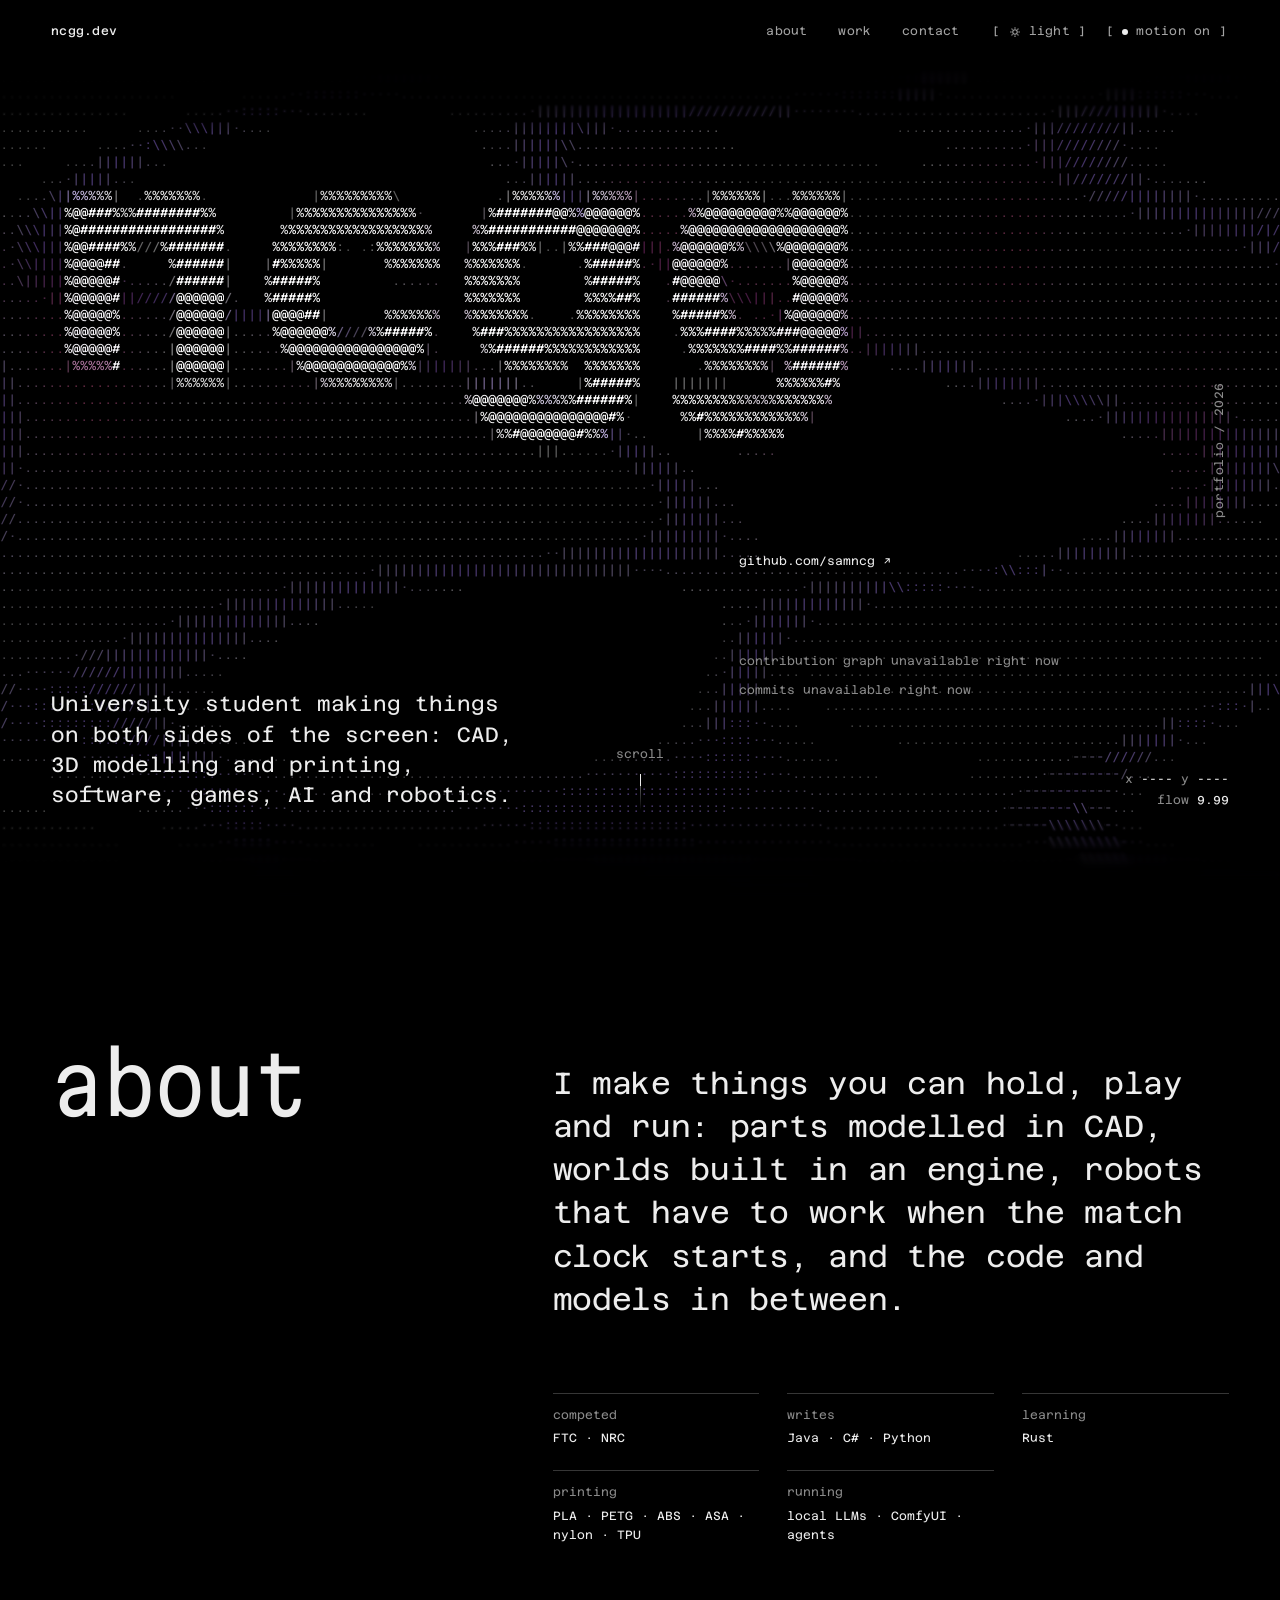
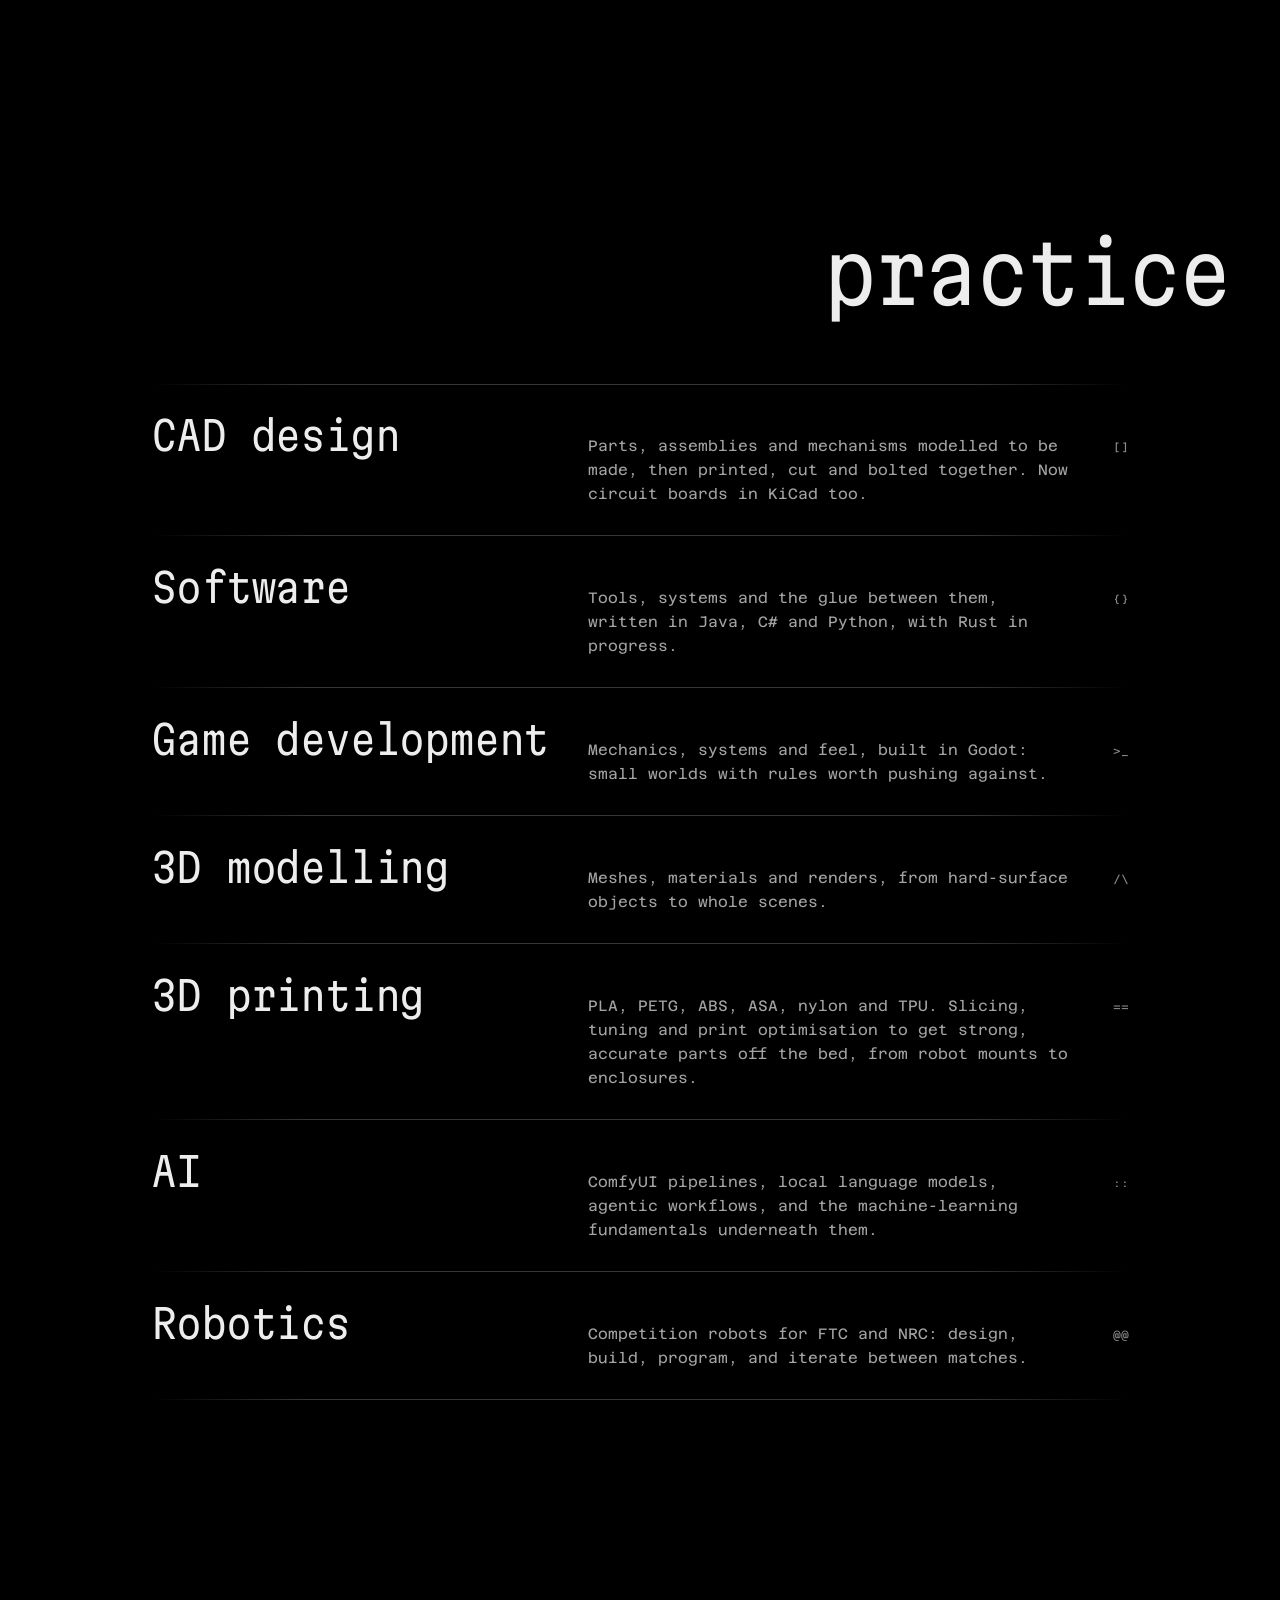
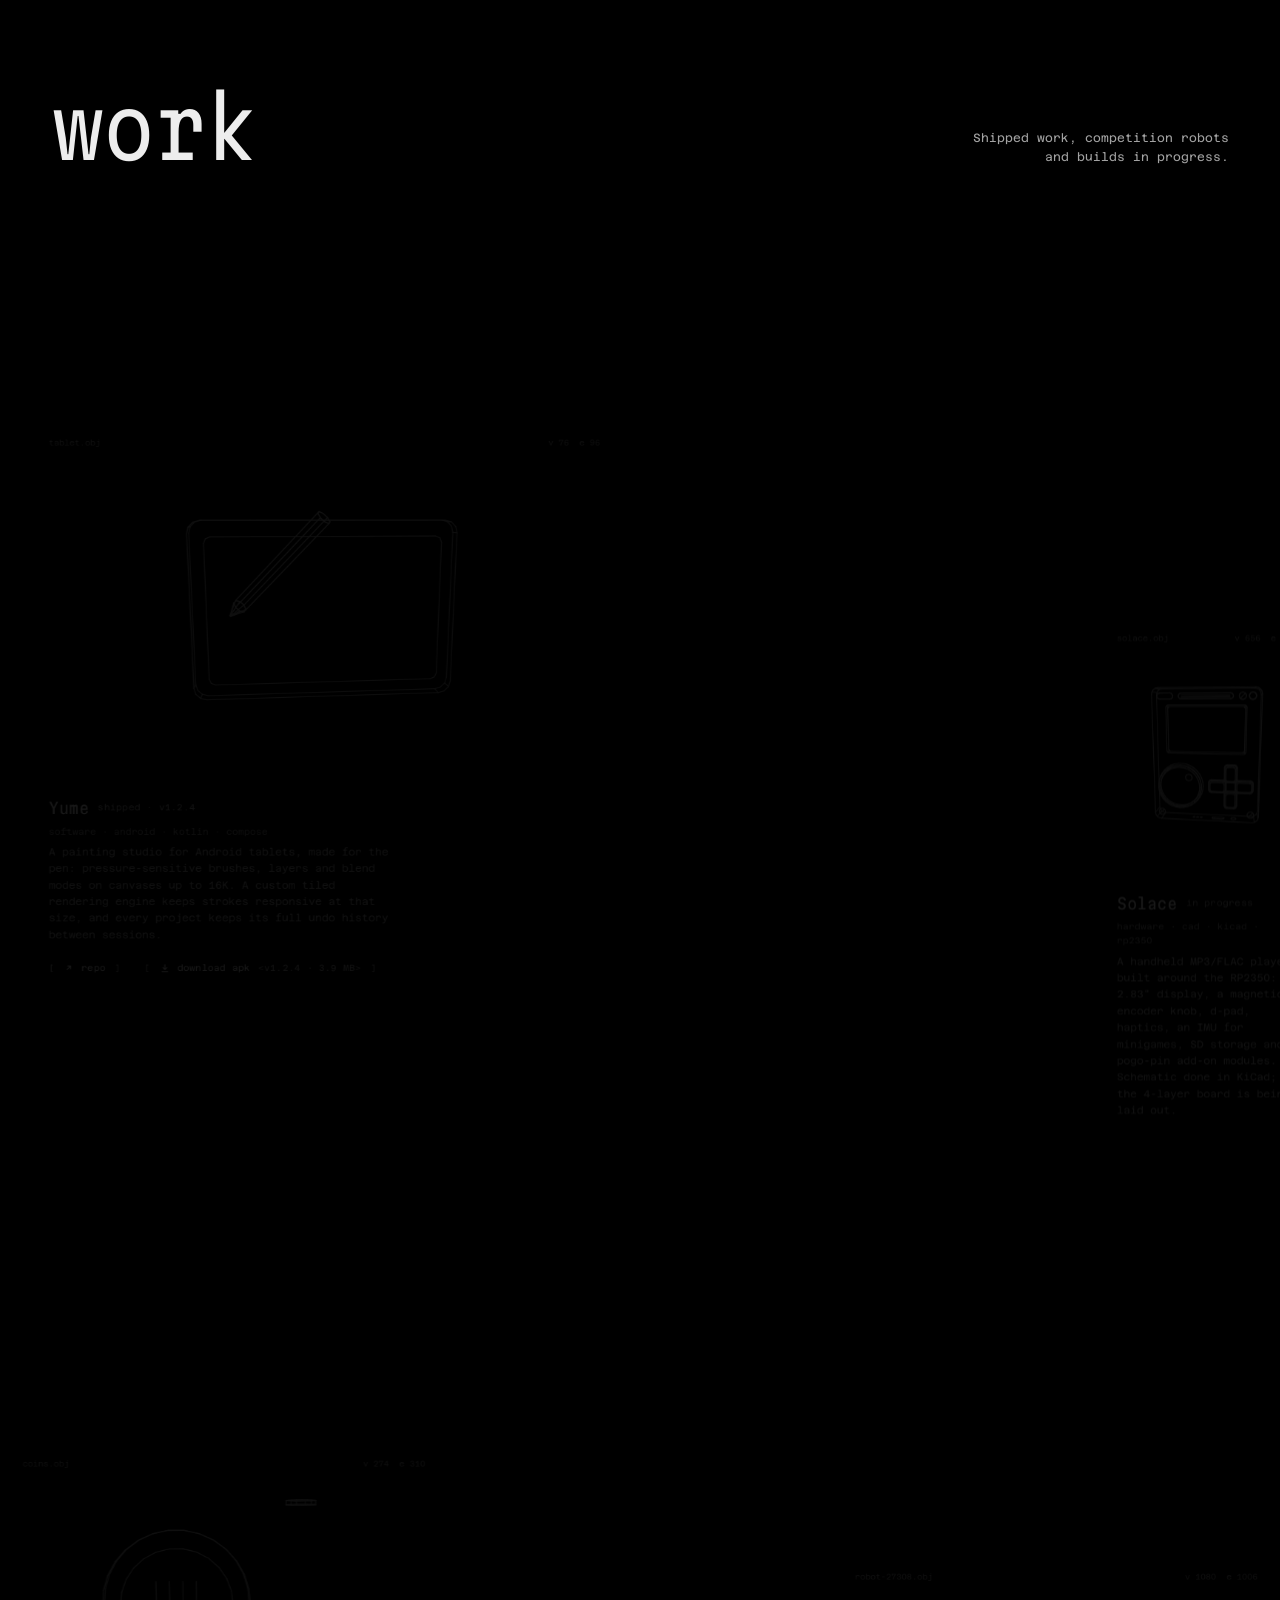
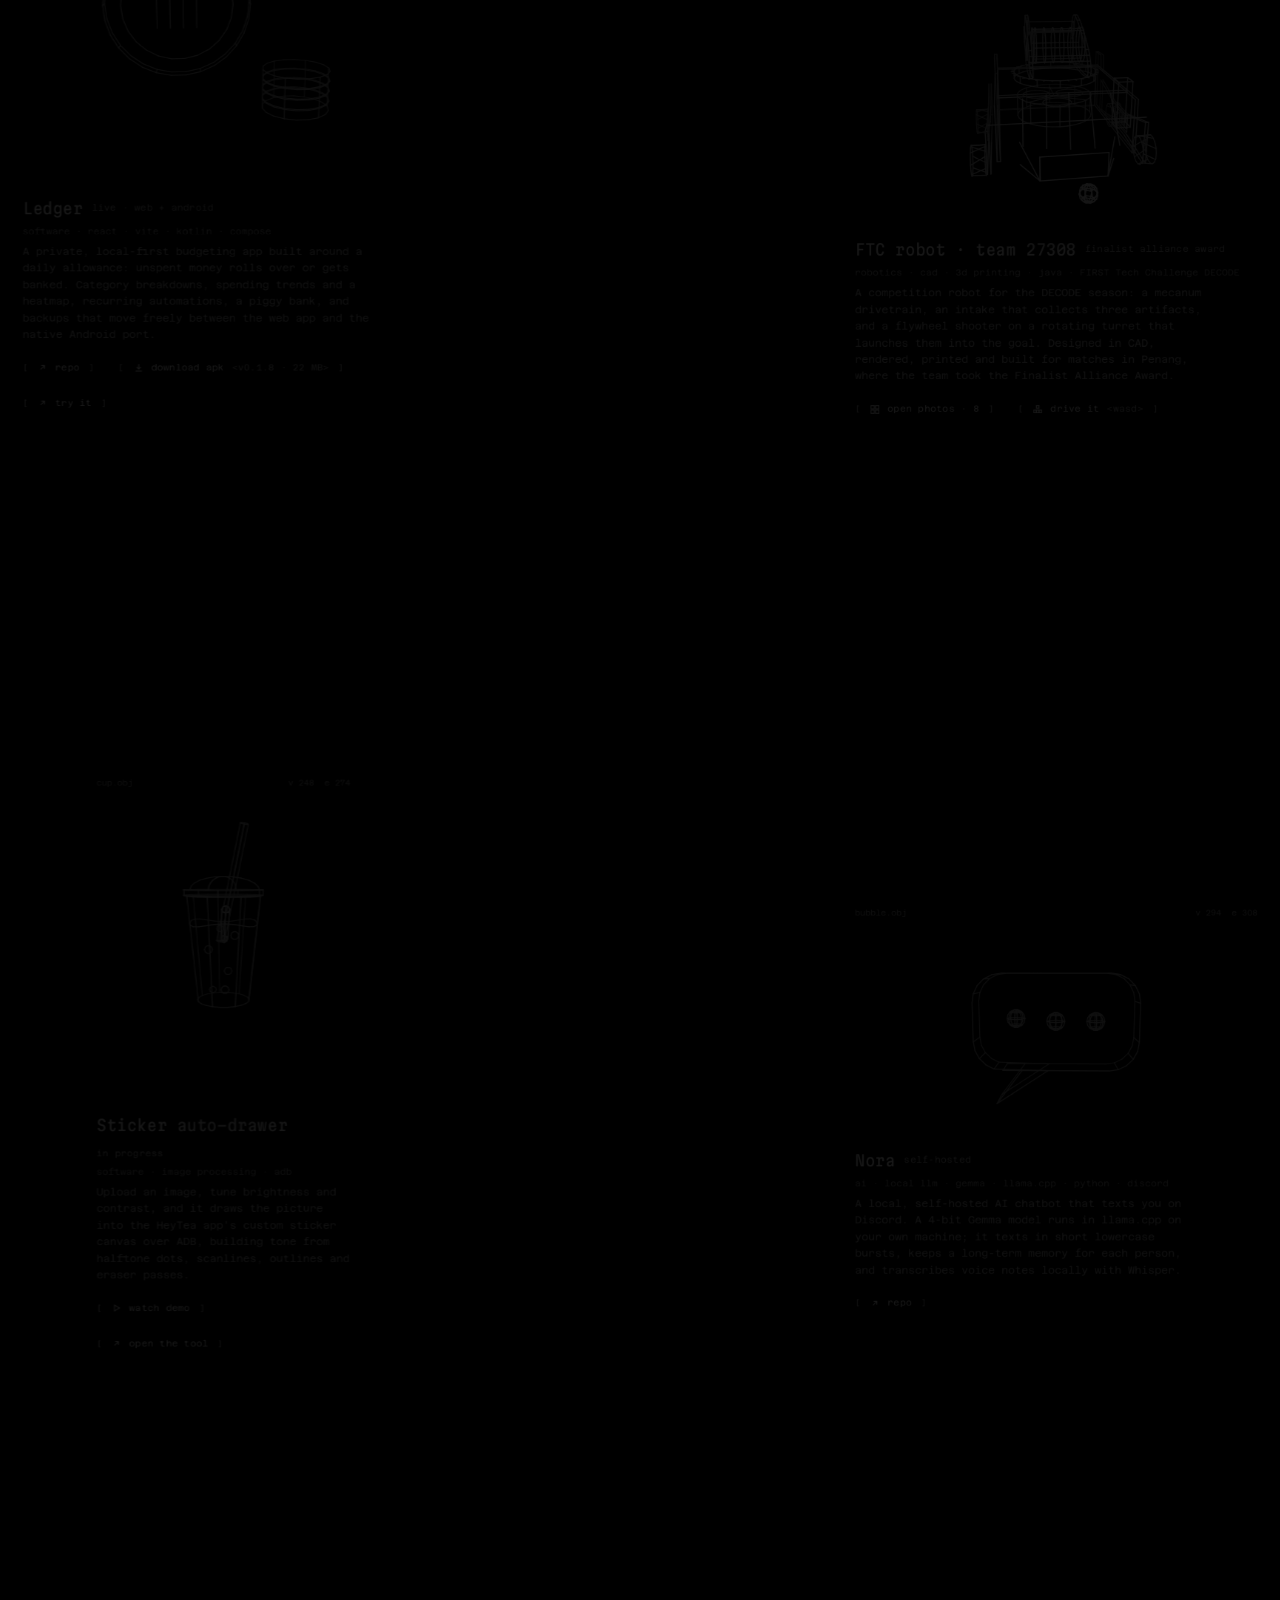
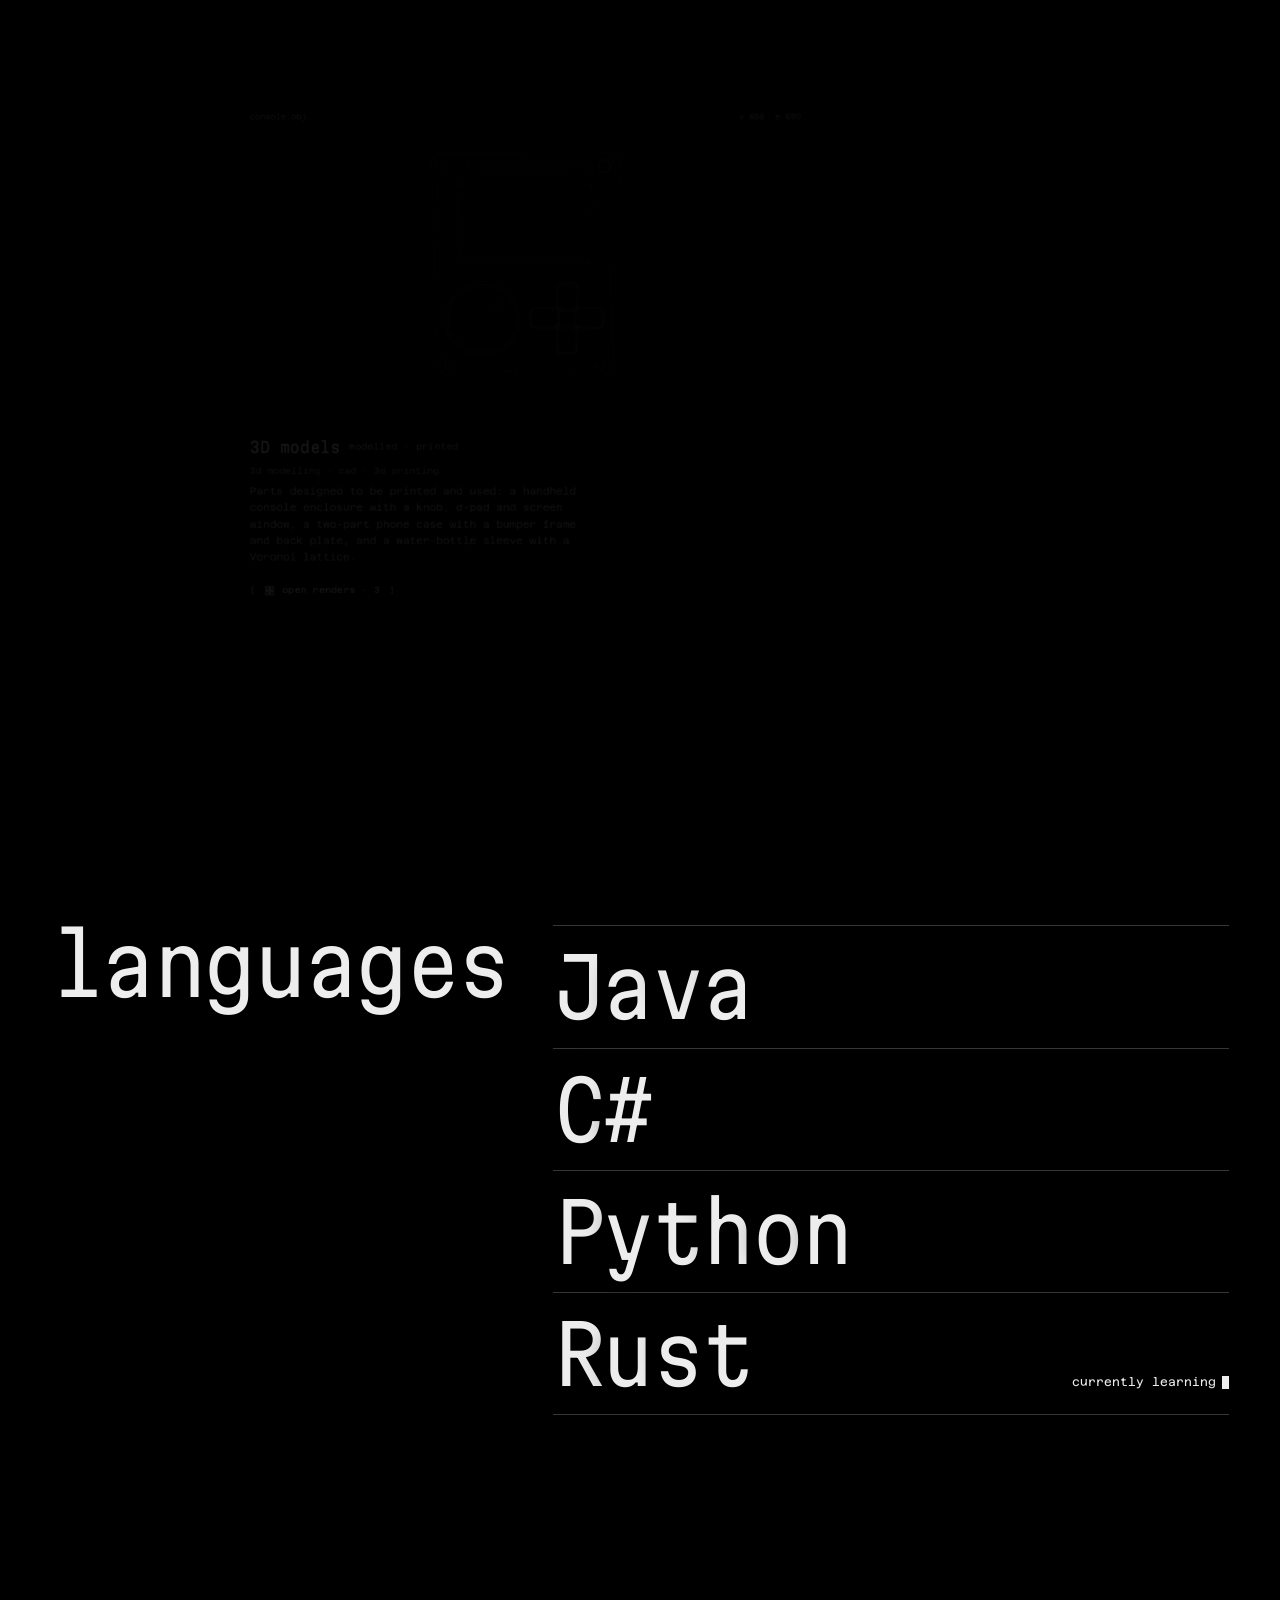
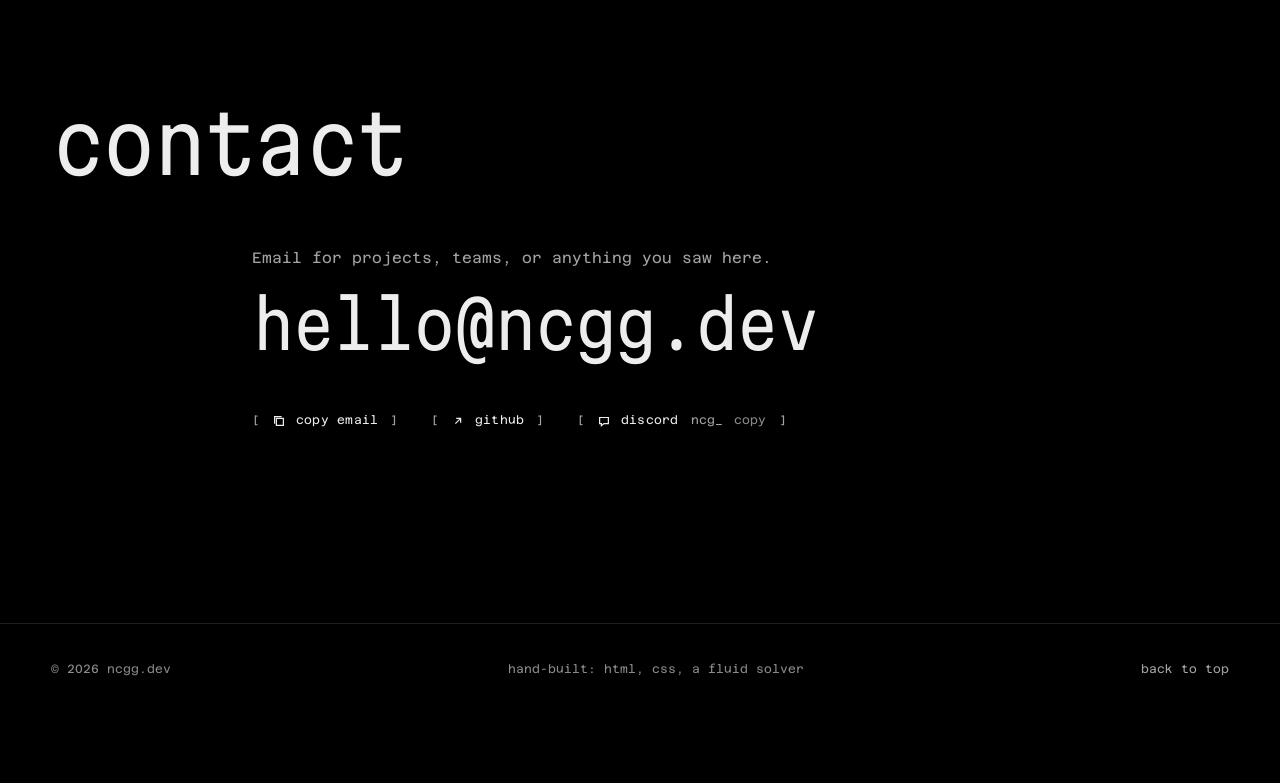
<file: index.html>
<!doctype html>
<html lang="en">
<head>
  <meta charset="utf-8">
  <meta name="viewport" content="width=device-width, initial-scale=1, viewport-fit=cover">
  <title>ncgg.dev</title>
  <meta name="description" content="ncgg: university student working across CAD design, software, game development, 3D modelling, AI and competition robotics (FTC, NRC).">
  <meta name="theme-color" content="#000000">
  <meta name="color-scheme" content="dark light">
  <meta property="og:title" content="ncgg.dev">
  <meta property="og:description" content="a portfolio">
  <meta property="og:type" content="website">
  <meta property="og:url" content="https://ncgg.dev/">
  <link rel="icon" href="favicon.svg" type="image/svg+xml">
  <link rel="preconnect" href="https://fonts.googleapis.com">
  <link rel="preconnect" href="https://fonts.gstatic.com" crossorigin>
  <link rel="stylesheet" href="https://fonts.googleapis.com/css2?family=Azeret+Mono:wght@300..700&family=Martian+Mono:wdth,wght@75..112.5,100..800&display=swap">
  <link rel="stylesheet" href="css/style.css?v=20261119i">
  <script>
    document.documentElement.classList.add('js');
    try { if (localStorage.getItem('ncgg:theme') === 'light') document.documentElement.setAttribute('data-theme', 'light'); } catch (e) {}
  </script>
</head>
<body>
  <a class="skip" href="#about">Skip to content</a>

  <canvas id="field" aria-hidden="true"></canvas>
  <div class="edge edge--top" aria-hidden="true"><i></i><i></i><i></i><i></i><i></i></div>
  <div class="edge edge--bottom" aria-hidden="true"><i></i><i></i><i></i><i></i><i></i></div>

  <header class="bar">
    <a class="bar__mark" href="#top" aria-label="ncgg.dev, back to top">ncgg<span class="bar__mark-tld">.dev</span></a>
    <nav class="bar__nav" aria-label="Sections">
      <a href="#about" data-scramble>about</a>
      <a href="#work" data-scramble>work</a>
      <a href="#contact" data-scramble>contact</a>
      <span class="bar__toggles">
      <button class="theme" type="button" data-theme-toggle aria-label="Switch to light mode">
        <svg class="theme__icon theme__icon--sun" viewBox="0 0 16 16" aria-hidden="true"><circle cx="8" cy="8" r="3"/><path d="M8 1.5v2M8 12.5v2M1.5 8h2M12.5 8h2M3.4 3.4l1.4 1.4M11.2 11.2l1.4 1.4M3.4 12.6l1.4-1.4M11.2 4.8l1.4-1.4"/></svg>
        <svg class="theme__icon theme__icon--moon" viewBox="0 0 16 16" aria-hidden="true"><path d="M13 9.6A5.5 5.5 0 0 1 6.4 3a5.5 5.5 0 1 0 6.6 6.6Z"/></svg>
        <span class="theme__label">light</span>
      </button>
      <button class="motion" type="button" aria-pressed="true" data-motion>
        <span class="motion__dot" aria-hidden="true"></span><span class="motion__label">motion <span class="motion__state">on</span></span>
      </button>
      </span>
    </nav>
  </header>

  <main>
    <!-- HERO: the name "ncgg" is drawn inside the ASCII field by js/main.js -->
    <section class="hero" id="top" aria-labelledby="hero-title">
      <h1 class="sr-only" id="hero-title">ncgg</h1>
      <p class="hero__intro">University student making things on both sides of the screen: CAD, 3D modelling and printing, software, games, AI and robotics.</p>
      <div class="hero__git">
        <a class="hero__git-head" href="https://github.com/samncg" target="_blank" rel="noopener me">
          <span>github.com/samncg</span>
          <svg viewBox="0 0 16 16" aria-hidden="true"><path d="M5 11 11 5M6 5h5v5"/></svg>
        </a>
        <figure class="hero__heat">
          <canvas class="hero__heat-map" data-heat role="img" aria-label="GitHub contribution heatmap for the last year"></canvas>
          <figcaption class="hero__heat-cap" data-heat-cap>loading contributions…</figcaption>
        </figure>
        <ol class="hero__git-log" data-git-log aria-label="Latest public commits on GitHub">
          <li class="hero__git-note">fetching recent commits…</li>
        </ol>
      </div>
      <div class="hero__readout" aria-hidden="true">
        <span class="readout__row"><span>x</span><b data-rx>0000</b><span>y</span><b data-ry>0000</b></span>
        <span class="readout__row"><span>flow</span><b data-rf>0.00</b></span>
      </div>
      <p class="hero__side" aria-hidden="true">portfolio / 2026</p>
      <a class="hero__scroll" href="#about" aria-label="Scroll to about"><span>scroll</span><i aria-hidden="true"></i></a>
    </section>

    <!-- ABOUT -->
    <section class="section about" id="about" aria-labelledby="about-title">
      <h2 class="display" id="about-title" data-weigh data-reveal>about</h2>
      <div class="about__body veil" data-reveal>
        <p class="statement">I make things you can hold, play and run: parts modelled in CAD, worlds built in an engine, robots that have to work when the match clock starts, and the code and models in between.</p>
        <dl class="facts">
          <div><dt>competed</dt><dd>FTC · NRC</dd></div>
          <div><dt>writes</dt><dd>Java · C# · Python</dd></div>
          <div><dt>learning</dt><dd>Rust</dd></div>
          <div><dt>printing</dt><dd>PLA · PETG · ABS · ASA · nylon · TPU</dd></div>
          <div><dt>running</dt><dd>local LLMs · ComfyUI · agents</dd></div>
        </dl>
      </div>
    </section>

    <!-- PRACTICE -->
    <section class="section practice" id="practice" aria-labelledby="practice-title">
      <h2 class="display" id="practice-title" data-weigh data-reveal>practice</h2>
      <ul class="disciplines" role="list">
        <li class="discipline" data-reveal data-gust>
          <h3>CAD design</h3>
          <p>Parts, assemblies and mechanisms modelled to be made, then printed, cut and bolted together. Now circuit boards in KiCad too.</p>
          <span class="discipline__glyph" aria-hidden="true" data-glyph="[]">[]</span>
        </li>
        <li class="discipline" data-reveal data-gust>
          <h3>Software</h3>
          <p>Tools, systems and the glue between them, written in Java, C# and Python, with Rust in progress.</p>
          <span class="discipline__glyph" aria-hidden="true" data-glyph="{}">{}</span>
        </li>
        <li class="discipline" data-reveal data-gust>
          <h3>Game development</h3>
          <p>Mechanics, systems and feel, built in Godot: small worlds with rules worth pushing against.</p>
          <span class="discipline__glyph" aria-hidden="true" data-glyph="&gt;_">&gt;_</span>
        </li>
        <li class="discipline" data-reveal data-gust>
          <h3>3D modelling</h3>
          <p>Meshes, materials and renders, from hard-surface objects to whole scenes.</p>
          <span class="discipline__glyph" aria-hidden="true" data-glyph="/\">/\</span>
        </li>
        <li class="discipline" data-reveal data-gust>
          <h3>3D printing</h3>
          <p>PLA, PETG, ABS, ASA, nylon and TPU. Slicing, tuning and print optimisation to get strong, accurate parts off the bed, from robot mounts to enclosures.</p>
          <span class="discipline__glyph" aria-hidden="true" data-glyph="==">==</span>
        </li>
        <li class="discipline" data-reveal data-gust>
          <h3>AI</h3>
          <p>ComfyUI pipelines, local language models, agentic workflows, and the machine-learning fundamentals underneath them.</p>
          <span class="discipline__glyph" aria-hidden="true" data-glyph="::">::</span>
        </li>
        <li class="discipline" data-reveal data-gust>
          <h3>Robotics</h3>
          <p>Competition robots for FTC and NRC: design, build, program, and iterate between matches.</p>
          <span class="discipline__glyph" aria-hidden="true" data-glyph="@@">@@</span>
        </li>
      </ul>
    </section>

    <!-- WORK: real projects first; the last entry is a marked <placeholder>. To use real media,
         swap a <canvas> for <img src="..." alt="...">; images are styled grayscale. -->
    <section class="section work" id="work" aria-labelledby="work-title">
      <div class="work__head">
        <h2 class="display" id="work-title" data-weigh data-reveal>work</h2>
        <p class="work__note" data-reveal>Shipped work, competition robots and builds in progress.</p>
      </div>

      <div class="work__grid">
        <figure class="piece piece--a">
          <div class="piece__media"><canvas data-wire="yume" role="img" aria-label="Wireframe of a drawing tablet with a stylus and a brush stroke; it turns toward the cursor."></canvas></div>
          <figcaption>
            <h3>Yume <span class="piece__status">shipped · v1.2.4</span></h3>
            <p class="piece__meta">software · android · kotlin · compose</p>
            <p>A painting studio for Android tablets, made for the pen: pressure-sensitive brushes, layers and blend modes on canvases up to 16K. A custom tiled rendering engine keeps strokes responsive at that size, and every project keeps its full undo history between sessions.</p>
            <p class="piece__links">
              <a class="action" href="https://github.com/samncg/yume" target="_blank" rel="noopener">
                <svg viewBox="0 0 16 16" aria-hidden="true"><path d="M5 11 11 5M6 5h5v5"/></svg><span>repo</span>
              </a>
              <a class="action" href="https://github.com/samncg/yume/releases/latest" data-release="samncg/yume" rel="noopener">
                <svg viewBox="0 0 16 16" aria-hidden="true"><path d="M8 2.5v8M4.5 7 8 10.5 11.5 7M3 13.5h10"/></svg><span>download apk</span><span class="tag" data-release-meta>v1.2.4 · 3.9 MB</span>
              </a>
            </p>
          </figcaption>
        </figure>

        <figure class="piece piece--b">
          <div class="piece__media"><canvas data-wire="solace" role="img" aria-label="Wireframe of the Solace handheld player with its screen, knob and d-pad; it turns toward the cursor."></canvas></div>
          <figcaption>
            <h3>Solace <span class="piece__status">in progress</span></h3>
            <p class="piece__meta">hardware · cad · kicad · rp2350</p>
            <p>A handheld MP3/FLAC player built around the RP2350: a 2.83" display, a magnetic encoder knob, d-pad, haptics, an IMU for minigames, SD storage and pogo-pin add-on modules. Schematic done in KiCad; the 4-layer board is being laid out.</p>
          </figcaption>
        </figure>

        <figure class="piece piece--c">
          <div class="piece__media"><canvas data-wire="ledger" role="img" aria-label="Wireframe of a stack of coins with one coin on its edge; it turns toward the cursor."></canvas></div>
          <figcaption>
            <h3>Ledger <span class="piece__status">live · web + android</span></h3>
            <p class="piece__meta">software · react · vite · kotlin · compose</p>
            <p>A private, local-first budgeting app built around a daily allowance: unspent money rolls over or gets banked. Category breakdowns, spending trends and a heatmap, recurring automations, a piggy bank, and backups that move freely between the web app and the native Android port.</p>
            <p class="piece__links">
              <a class="action" href="https://github.com/samncg/ledger-app" target="_blank" rel="noopener">
                <svg viewBox="0 0 16 16" aria-hidden="true"><path d="M5 11 11 5M6 5h5v5"/></svg><span>repo</span>
              </a>
              <a class="action" href="https://github.com/samncg/ledger-app/releases/latest" data-release="samncg/ledger-app" rel="noopener">
                <svg viewBox="0 0 16 16" aria-hidden="true"><path d="M8 2.5v8M4.5 7 8 10.5 11.5 7M3 13.5h10"/></svg><span>download apk</span><span class="tag" data-release-meta>v0.1.8 · 22 MB</span>
              </a>
              <a class="action" href="https://samncg.github.io/ledger/" target="_blank" rel="noopener">
                <svg viewBox="0 0 16 16" aria-hidden="true"><path d="M5 11 11 5M6 5h5v5"/></svg><span>try it</span>
              </a>
            </p>
          </figcaption>
        </figure>

        <figure class="piece piece--d">
          <div class="piece__media"><canvas data-wire="ftc" role="img" aria-label="Wireframe of the FTC robot with mecanum wheels, a turret and a ball; it turns toward the cursor."></canvas></div>
          <figcaption>
            <h3>FTC robot · team 27308 <span class="piece__status">finalist alliance award</span></h3>
            <p class="piece__meta">robotics · cad · 3d printing · java · FIRST Tech Challenge DECODE</p>
            <p>A competition robot for the DECODE season: a mecanum drivetrain, an intake that collects three artifacts, and a flywheel shooter on a rotating turret that launches them into the goal. Designed in CAD, rendered, printed and built for matches in Penang, where the team took the Finalist Alliance Award.</p>
            <p class="piece__links">
              <button class="action" type="button" data-drawer-open="ftc-photos" aria-haspopup="dialog">
                <svg viewBox="0 0 16 16" aria-hidden="true"><rect x="2" y="2" width="5" height="5"/><rect x="9" y="2" width="5" height="5"/><rect x="2" y="9" width="5" height="5"/><rect x="9" y="9" width="5" height="5"/></svg>
                <span>open photos · 8</span>
              </button>
              <button class="action" type="button" data-drive aria-label="Drive the robot: W A S D to drive, space to shoot">
                <svg viewBox="0 0 16 16" aria-hidden="true"><rect x="6" y="2" width="4" height="4"/><rect x="2" y="9" width="4" height="4"/><rect x="6" y="9" width="4" height="4"/><rect x="10" y="9" width="4" height="4"/></svg>
                <span>drive it</span><span class="tag tag--keys">wasd</span>
              </button>
            </p>
          </figcaption>
        </figure>

        <figure class="piece piece--e">
          <div class="piece__media"><canvas data-wire="cup" role="img" aria-label="Wireframe of a drink cup with a lid and straw; it turns toward the cursor."></canvas></div>
          <figcaption>
            <h3>Sticker auto-drawer <span class="piece__status">in progress</span></h3>
            <p class="piece__meta">software · image processing · adb</p>
            <p>Upload an image, tune brightness and contrast, and it draws the picture into the HeyTea app's custom sticker canvas over ADB, building tone from halftone dots, scanlines, outlines and eraser passes.</p>
            <p class="piece__links">
              <button class="action" type="button" data-drawer-open="sticker-demo" aria-haspopup="dialog">
                <svg viewBox="0 0 16 16" aria-hidden="true"><path d="M5 3.5v9l7.5-4.5z"/></svg>
                <span>watch demo</span>
              </button>
              <a class="action" href="sticker/">
                <svg viewBox="0 0 16 16" aria-hidden="true"><path d="M5 11 11 5M6 5h5v5"/></svg><span>open the tool</span>
              </a>
            </p>
          </figcaption>
        </figure>

        <figure class="piece piece--f">
          <div class="piece__media"><canvas data-wire="nora" role="img" aria-label="Wireframe of a speech bubble with three typing dots; it turns toward the cursor."></canvas></div>
          <figcaption>
            <h3>Nora <span class="piece__status">self-hosted</span></h3>
            <p class="piece__meta">ai · local llm · gemma · llama.cpp · python · discord</p>
            <p>A local, self-hosted AI chatbot that texts you on Discord. A 4-bit Gemma model runs in llama.cpp on your own machine; it texts in short lowercase bursts, keeps a long-term memory for each person, and transcribes voice notes locally with Whisper.</p>
            <p class="piece__links">
              <a class="action" href="https://github.com/samncg/nora" target="_blank" rel="noopener">
                <svg viewBox="0 0 16 16" aria-hidden="true"><path d="M5 11 11 5M6 5h5v5"/></svg><span>repo</span>
              </a>
            </p>
          </figcaption>
        </figure>

        <figure class="piece piece--g">
          <div class="piece__media"><canvas data-wire="models" role="img" aria-label="Wireframes of a handheld console shell, a phone case and a lattice bottle sleeve, shown in turn; they turn toward the cursor."></canvas></div>
          <figcaption>
            <h3>3D models <span class="piece__status">modelled · printed</span></h3>
            <p class="piece__meta">3d modelling · cad · 3d printing</p>
            <p>Parts designed to be printed and used: a handheld console enclosure with a knob, d-pad and screen window, a two-part phone case with a bumper frame and back plate, and a water-bottle sleeve with a Voronoi lattice.</p>
            <p class="piece__links">
              <button class="action" type="button" data-drawer-open="model-renders" aria-haspopup="dialog">
                <svg viewBox="0 0 16 16" aria-hidden="true"><rect x="2" y="2" width="5" height="5"/><rect x="9" y="2" width="5" height="5"/><rect x="2" y="9" width="5" height="5"/><rect x="9" y="9" width="5" height="5"/></svg>
                <span>open renders · 3</span>
              </button>
            </p>
          </figcaption>
        </figure>
      </div>
    </section>

    <!-- FTC photo drawer -->
    <dialog class="drawer" id="ftc-photos" aria-labelledby="ftc-photos-title">
      <div class="drawer__panel">
        <header class="drawer__head">
          <h2 class="drawer__title" id="ftc-photos-title">FTC 27308 <span class="drawer__sub">DECODE · 8 photos</span></h2>
          <button class="action drawer__close" type="button" data-drawer-close>
            <svg viewBox="0 0 16 16" aria-hidden="true"><path d="M4 4l8 8M12 4l-8 8"/></svg><span>close</span>
          </button>
        </header>
        <ul class="gallery" role="list">
          <li><button class="gallery__item gallery__item--wide" type="button" data-full="assets/ftc/ftc-1.jpg"><img src="assets/ftc/ftc-1-sm.jpg" width="720" height="528" loading="lazy" alt="The team on stage with robot 27308 and their Finalist Alliance Award certificates."><span>Finalist Alliance Award, Penang</span></button></li>
          <li><button class="gallery__item gallery__item--wide" type="button" data-full="assets/ftc/ftc-8.jpg"><img src="assets/ftc/ftc-8-sm.jpg" width="720" height="404" loading="lazy" alt="CAD render of robot 27308 with its turret shooter and side panels."><span>CAD render of 27308</span></button></li>
          <li><button class="gallery__item gallery__item--tall" type="button" data-full="assets/ftc/ftc-3.jpg"><img src="assets/ftc/ftc-3-sm.jpg" width="638" height="720" loading="lazy" alt="Section view of the robot's intake and shooter, with a ball between the flywheel and the hood."><span>Section view: intake and shooter</span></button></li>
          <li><button class="gallery__item gallery__item--tall" type="button" data-full="assets/ftc/ftc-6.jpg"><img src="assets/ftc/ftc-6-sm.jpg" width="408" height="720" loading="lazy" alt="Mid-build: the mecanum drivetrain and the blue turret ring on the bench."><span>Mid-build: drivetrain and turret ring</span></button></li>
          <li><button class="gallery__item gallery__item--wide" type="button" data-full="assets/ftc/ftc-4.jpg"><img src="assets/ftc/ftc-4-sm.jpg" width="720" height="440" loading="lazy" alt="Drivers at the field edge during a match on the DECODE field."><span>Driving a match</span></button></li>
          <li><button class="gallery__item gallery__item--wide" type="button" data-full="assets/ftc/ftc-2.jpg"><img src="assets/ftc/ftc-2-sm.jpg" width="720" height="372" loading="lazy" alt="The robot rendered in Blender inside a blocky cherry-blossom scene."><span>Blender render (Cycles)</span></button></li>
          <li><button class="gallery__item gallery__item--tall" type="button" data-full="assets/ftc/ftc-7.jpg"><img src="assets/ftc/ftc-7-sm.jpg" width="408" height="720" loading="lazy" alt="Adjusting the robot's intake in the pits before matches."><span>Pit adjustments</span></button></li>
          <li><button class="gallery__item gallery__item--tall" type="button" data-full="assets/ftc/ftc-5.jpg"><img src="assets/ftc/ftc-5-sm.jpg" width="408" height="720" loading="lazy" alt="Two FIRST Tech Challenge medals held up in the event hall."><span>Medals</span></button></li>
        </ul>
        <figure class="viewer" hidden>
          <figcaption class="viewer__bar">
            <span class="viewer__caption"></span>
            <span class="viewer__nav">
              <button class="action" type="button" data-viewer="prev"><span>prev</span></button>
              <button class="action" type="button" data-viewer="next"><span>next</span></button>
              <button class="action" type="button" data-viewer="close"><span>grid</span></button>
            </span>
          </figcaption>
        </figure>
      </div>
    </dialog>

    <!-- Sticker auto-drawer demo drawer -->
    <dialog class="drawer drawer--wide" id="sticker-demo" aria-labelledby="sticker-demo-title">
      <div class="drawer__panel">
        <header class="drawer__head">
          <h2 class="drawer__title" id="sticker-demo-title">Sticker auto-drawer <span class="drawer__sub">demo · brush + eraser sweep</span></h2>
          <button class="action drawer__close" type="button" data-drawer-close>
            <svg viewBox="0 0 16 16" aria-hidden="true"><path d="M4 4l8 8M12 4l-8 8"/></svg><span>close</span>
          </button>
        </header>
        <div class="sdemo" data-sticker-demo>
          <div class="sdemo__pair">
            <figure class="sdemo__frame">
              <div class="sdemo__paper">
                <img data-sticker-src src="assets/sticker/source.jpg" width="640" height="605" decoding="async" alt="The source image: an anime character with messy dark-green hair, blue eyes and a pink mark on one cheek.">
              </div>
              <figcaption><span>original</span><span>640 × 605</span></figcaption>
            </figure>
            <figure class="sdemo__frame">
              <div class="sdemo__paper">
                <canvas data-sticker-canvas width="880" height="880" role="img" aria-label="The same image being redrawn on a white sticker canvas, tile by tile, with 6 px brush strokes and 8 px eraser sweeps."></canvas>
                <span class="sdemo__pen" data-sticker-pen hidden></span>
              </div>
              <figcaption><span>sticker canvas</span><span data-sticker-count></span></figcaption>
            </figure>
          </div>
          <div class="sdemo__bar">
            <span class="sdemo__hud" data-sticker-hud>planning strokes…</span>
            <button class="action" type="button" data-sticker-toggle hidden>
              <svg viewBox="0 0 16 16" aria-hidden="true"><path d="M5.5 4v8M10.5 4v8"/></svg><span>pause</span>
            </button>
          </div>
          <div class="sdemo__notes">
            <div class="sdemo__copy">
              <h3>Why it takes several passes</h3>
              <p>The smallest brush the HeyTea sticker canvas offers is <strong>6 px</strong>. That is too coarse to draw detail in one go: anything thinner than the brush tip, like an eyelid or a strand of hair, gets filled in.</p>
              <p>So the drawer plans in passes. A brush pass lays down tone with 6 px strokes, then an 8 px eraser pass sweeps back over the same rows and carves the highlights and edges out of it. They alternate, each pass keeping only the strokes that bring the canvas closer to the image, until it stops improving or hits the pass limit. Local contrast gives dark and pale regions their own range first, so faces keep their features in black ink alone.</p>
              <p>The canvas is drawn tile by tile from the top left, each tile finished before the next starts.</p>
              <p class="sdemo__fine">This is the tool's own engine running in your browser, on the settings its auto-match picks for this picture. On the phone the same strokes are sent as swipes over ADB. <a href="sticker/">Try it with your own image</a>.</p>
            </div>
            <dl class="sdemo__settings">
              <div><dt>style</dt><dd>pixel sweep: brush + eraser, dithered</dd></div>
              <div><dt>canvas</dt><dd>880 × 880, fill the canvas</dd></div>
              <div><dt>brush</dt><dd>6 px <span>(app minimum)</span></dd></div>
              <div><dt>eraser</dt><dd>8 px</dd></div>
              <div><dt>passes</dt><dd>up to 10 brush + 10 eraser</dd></div>
              <div><dt>tiles</dt><dd>4 × 4, top left first</dd></div>
              <div><dt>brightness</dt><dd>+3</dd></div>
              <div><dt>contrast</dt><dd>−30</dd></div>
              <div><dt>midtones</dt><dd>140</dd></div>
              <div><dt>local contrast</dt><dd>50</dd></div>
            </dl>
          </div>
        </div>
      </div>
    </dialog>

    <!-- 3D model renders drawer -->
    <dialog class="drawer" id="model-renders" aria-labelledby="model-renders-title">
      <div class="drawer__panel">
        <header class="drawer__head">
          <h2 class="drawer__title" id="model-renders-title">3D models <span class="drawer__sub">3 renders</span></h2>
          <button class="action drawer__close" type="button" data-drawer-close>
            <svg viewBox="0 0 16 16" aria-hidden="true"><path d="M4 4l8 8M12 4l-8 8"/></svg><span>close</span>
          </button>
        </header>
        <ul class="gallery" role="list">
          <li class="gallery__span"><button class="gallery__item gallery__item--wide" type="button" data-full="assets/models/model-1.jpg"><img src="assets/models/model-1-sm.jpg" width="720" height="466" loading="lazy" alt="Isometric CAD render of an orange handheld console enclosure with a screen window, a large knob, four d-pad buttons, a USB-C port and a headphone jack."><span>Handheld console enclosure</span></button></li>
          <li><button class="gallery__item gallery__item--wide" type="button" data-full="assets/models/model-2.jpg"><img src="assets/models/model-2-sm.jpg" width="720" height="582" loading="lazy" alt="CAD render of a two-part phone case: a curved bumper frame and a back plate."><span>Phone case: bumper and back plate</span></button></li>
          <li><button class="gallery__item gallery__item--wide" type="button" data-full="assets/models/model-3.jpg"><img src="assets/models/model-3-sm.jpg" width="720" height="646" loading="lazy" alt="Two Voronoi-lattice water-bottle sleeves on a slicer build plate."><span>Bottle sleeves on the slicer plate</span></button></li>
        </ul>
        <figure class="viewer" hidden>
          <figcaption class="viewer__bar">
            <span class="viewer__caption"></span>
            <span class="viewer__nav">
              <button class="action" type="button" data-viewer="prev"><span>prev</span></button>
              <button class="action" type="button" data-viewer="next"><span>next</span></button>
              <button class="action" type="button" data-viewer="close"><span>grid</span></button>
            </span>
          </figcaption>
        </figure>
      </div>
    </dialog>

    <!-- LANGUAGES -->
    <section class="section stack" id="stack" aria-labelledby="stack-title">
      <h2 class="display" id="stack-title" data-weigh data-reveal>languages</h2>
      <ul class="langs" role="list">
        <li data-reveal><span class="lang" data-weigh>Java</span></li>
        <li data-reveal><span class="lang" data-weigh>C#</span></li>
        <li data-reveal><span class="lang" data-weigh>Python</span></li>
        <li data-reveal><span class="lang" data-weigh>Rust</span><span class="lang__now">currently learning<i class="caret" aria-hidden="true"></i></span></li>
      </ul>
    </section>

    <!-- CONTACT: replace the email and GitHub link with your own -->
    <section class="section contact" id="contact" aria-labelledby="contact-title">
      <h2 class="display" id="contact-title" data-weigh data-reveal>contact</h2>
      <div class="contact__body veil" data-reveal>
        <p class="contact__lede">Email for projects, teams, or anything you saw here.</p>
        <a class="contact__mail" href="mailto:hello@ncgg.dev" data-email="hello@ncgg.dev" data-weigh>hello@ncgg.dev</a>
        <span class="tag tag--contact" data-contact-placeholder="email" hidden>placeholder address</span>
        <div class="contact__actions">
          <button class="action" type="button" data-copy="email" data-copy-what="Email address">
            <svg viewBox="0 0 16 16" aria-hidden="true"><rect x="5" y="5" width="8" height="8"/><path d="M3 11V3h8"/></svg>
            <span data-copy-label>copy email</span>
          </button>
          <a class="action" href="https://github.com/" rel="me noopener" target="_blank" data-github>
            <svg viewBox="0 0 16 16" aria-hidden="true"><path d="M5 11 11 5M6 5h5v5"/></svg>
            <span>github</span>
          </a>
          <button class="action" type="button" data-copy="discord" data-copy-what="Discord username" aria-label="Copy Discord username ncg_">
            <svg viewBox="0 0 16 16" aria-hidden="true"><path d="M3 4h10v7H8l-3 2.5V11H3z"/></svg>
            <span>discord <span class="action__val" data-discord-name>ncg_</span></span>
            <span class="action__hint" data-copy-label>copy</span>
          </button>
        </div>
        <p class="sr-only" role="status" aria-live="polite" data-live></p>
      </div>
    </section>
  </main>

  <footer class="foot">
    <span>© <span data-year>2026</span> ncgg.dev</span>
    <span class="foot__made">hand-built: html, css, a fluid solver</span>
    <a href="#top" data-scramble>back to top</a>
  </footer>

  <script src="js/fluid.js?v=20261119c"></script>
  <script src="js/wire.js?v=20261119c"></script>
  <script src="js/main.js?v=20261119c"></script>
  <script src="js/sticker.js?v=20261119c"></script>
  <script src="js/game.js?v=20261119c"></script>
</body>
</html>
</file>
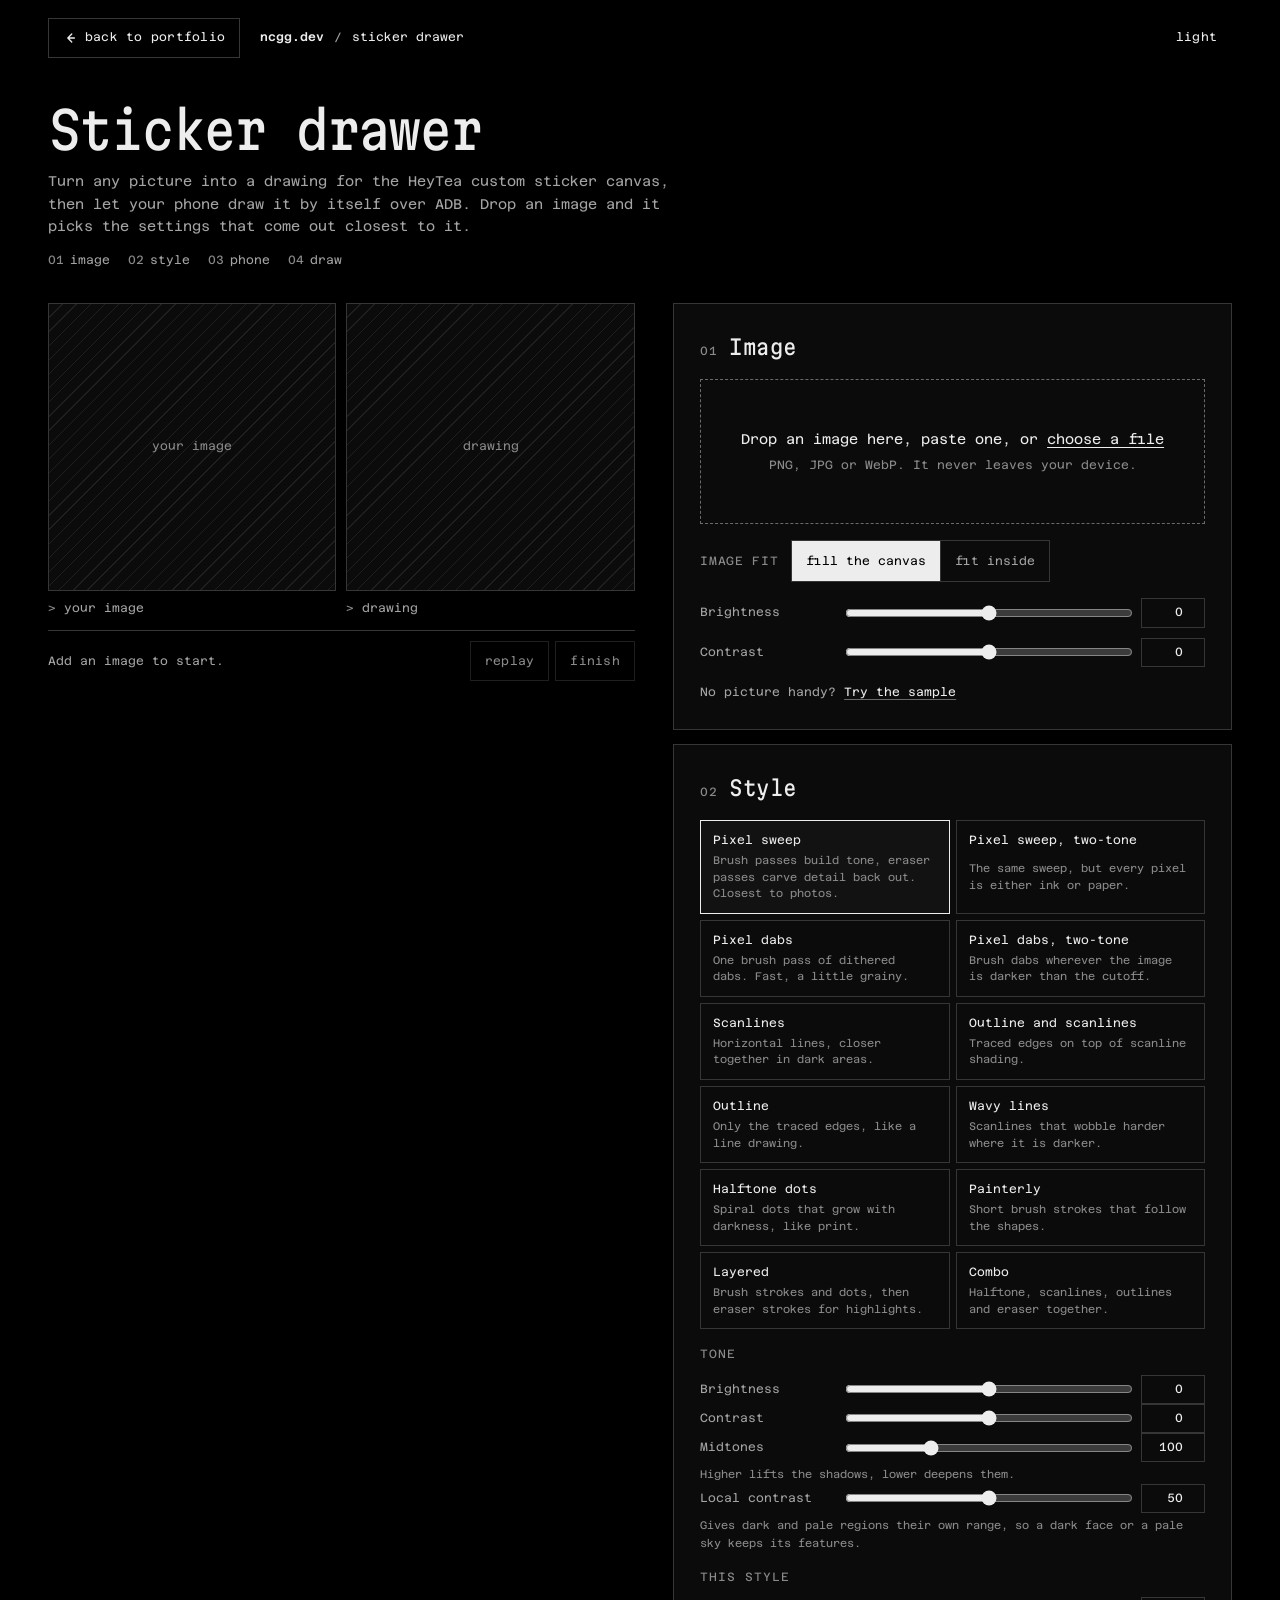
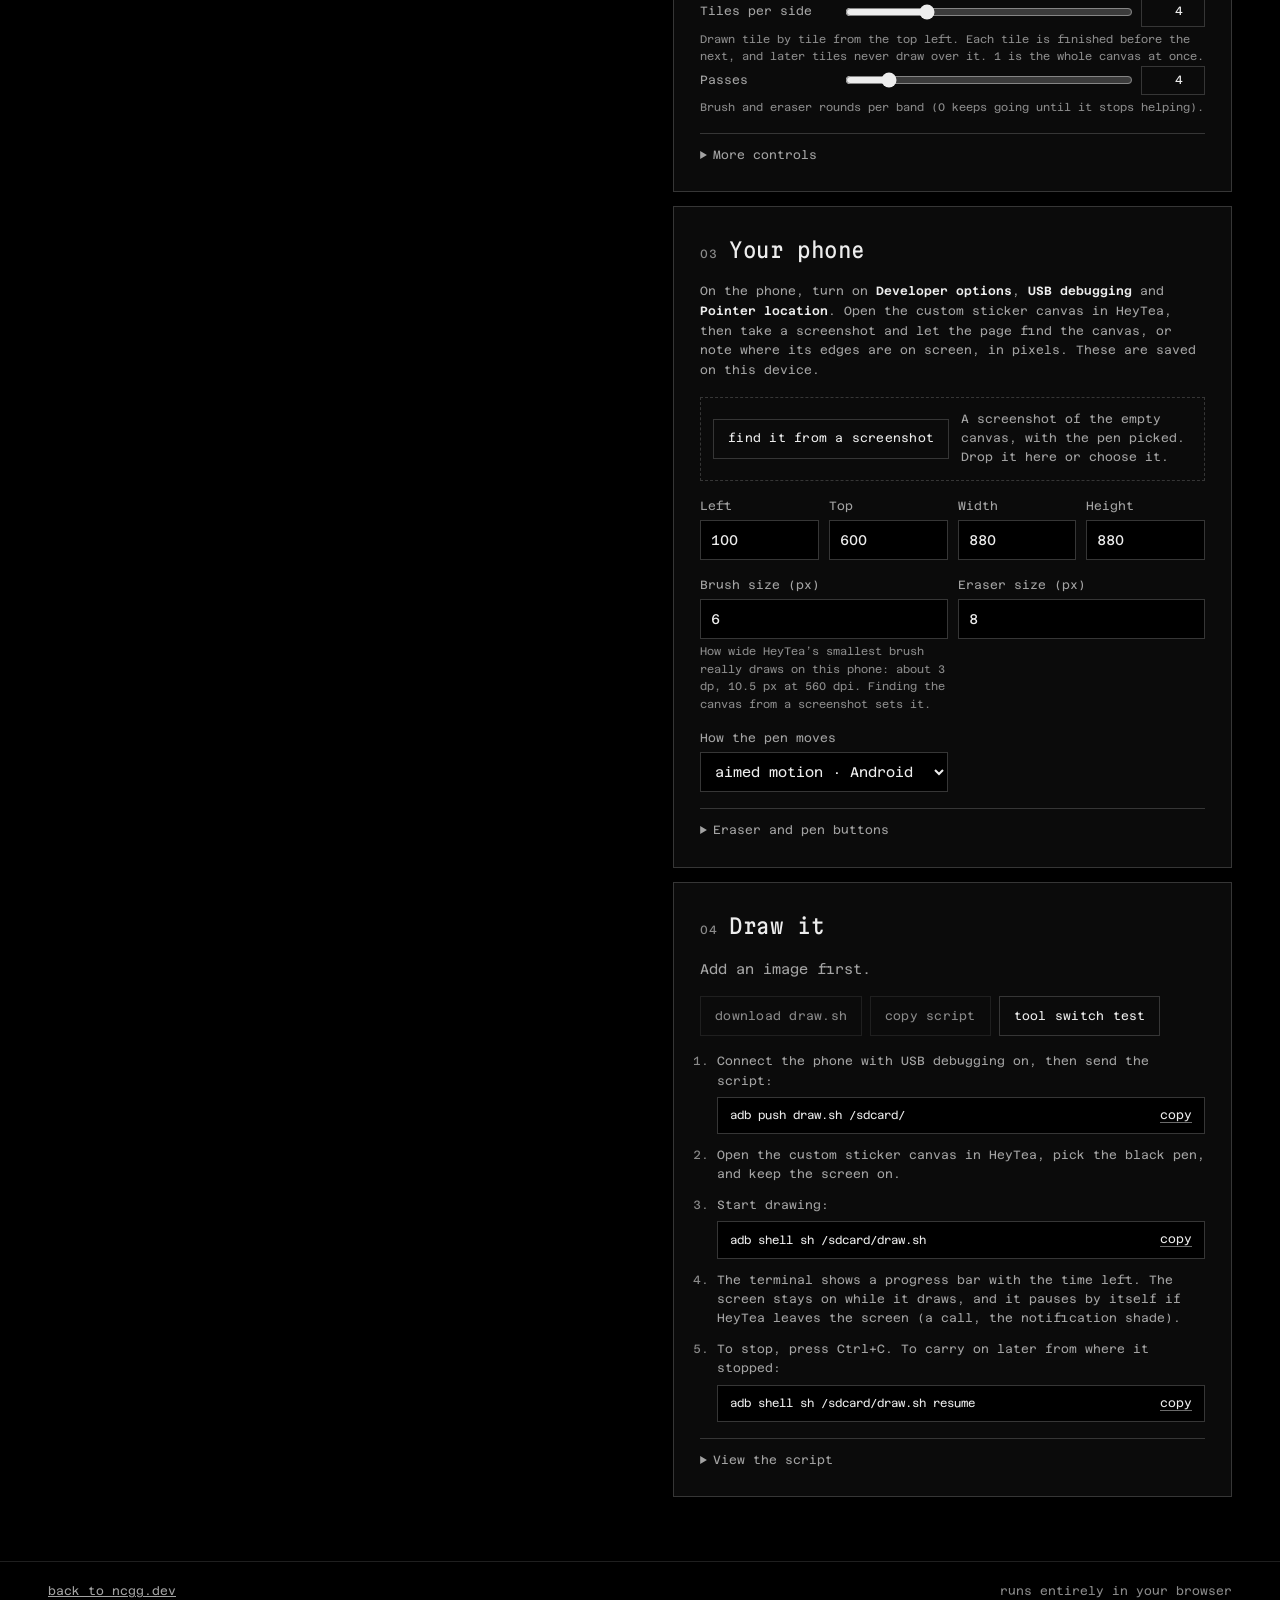
<file: sticker/index.html>
<!doctype html>
<html lang="en">
<head>
  <meta charset="utf-8">
  <meta name="viewport" content="width=device-width, initial-scale=1, viewport-fit=cover">
  <title>Sticker drawer · ncgg.dev</title>
  <meta name="description" content="Turn a picture into a drawing for the HeyTea custom sticker canvas, then let your phone draw it over ADB.">
  <meta name="theme-color" content="#000000">
  <meta name="color-scheme" content="dark light">
  <meta property="og:title" content="Sticker drawer">
  <meta property="og:description" content="Turn a picture into a HeyTea sticker your phone draws by itself.">
  <link rel="icon" href="../favicon.svg" type="image/svg+xml">
  <link rel="preconnect" href="https://fonts.googleapis.com">
  <link rel="preconnect" href="https://fonts.gstatic.com" crossorigin>
  <link rel="stylesheet" href="https://fonts.googleapis.com/css2?family=Azeret+Mono:wght@300..700&family=Martian+Mono:wdth,wght@75..112.5,100..800&display=swap">
  <link rel="stylesheet" href="sticker.css?v=9">
  <script>
    try { if (localStorage.getItem('ncgg:theme') === 'light') document.documentElement.setAttribute('data-theme', 'light'); } catch (e) {}
  </script>
</head>
<body>
  <header class="top">
    <a class="btn top__back" href="../#work">
      <svg viewBox="0 0 16 16" aria-hidden="true"><path d="M10 3.5 5.5 8l4.5 4.5M6 8h7"/></svg><span>back to portfolio</span>
    </a>
    <a class="top__home" href="../">ncgg.dev</a>
    <span class="top__crumb" aria-hidden="true">/</span>
    <span class="top__name">sticker drawer</span>
    <button class="btn btn--ghost top__theme" type="button" data-theme-toggle aria-label="Switch colour theme"><span data-theme-label>light</span></button>
  </header>

  <main class="app">
    <section class="intro">
      <h1>Sticker drawer</h1>
      <p>Turn any picture into a drawing for the HeyTea custom sticker canvas, then let your phone draw it by itself over ADB. Drop an image and it picks the settings that come out closest to it.</p>
      <ol class="crumbs" aria-label="Steps">
        <li><a href="#step-image"><span>01</span>image</a></li>
        <li><a href="#step-style"><span>02</span>style</a></li>
        <li><a href="#step-phone"><span>03</span>phone</a></li>
        <li><a href="#step-draw"><span>04</span>draw</a></li>
      </ol>
    </section>

    <div class="layout">
      <aside class="stage" aria-label="Preview">
        <div class="stage__pair">
          <figure class="view">
            <div class="paper" data-shape>
              <canvas id="src-view" width="880" height="880" role="img" aria-label="Your image, fitted to the sticker canvas"></canvas>
              <div class="paper__empty" data-empty>your image</div>
            </div>
            <figcaption>
              <span id="src-label">your image</span>
              <button class="link" type="button" id="toggle-adjusted" hidden>show adjusted</button>
            </figcaption>
          </figure>
          <figure class="view">
            <div class="paper" data-shape>
              <canvas id="draw-view" width="880" height="880" role="img" aria-label="Preview of the drawing on the sticker canvas"></canvas>
              <span class="pen" id="pen" hidden></span>
              <div class="paper__busy" id="busy" hidden><span class="busy__bar"><i id="busy-bar"></i></span><span id="busy-text">finding the closest settings</span></div>
              <div class="paper__empty" data-empty>drawing</div>
            </div>
            <figcaption><span>drawing</span><span class="match" id="match"></span></figcaption>
          </figure>
        </div>
        <div class="stage__bar">
          <span class="stats" id="stats" aria-live="polite">Add an image to start.</span>
          <span class="stage__btns">
            <button class="btn" type="button" id="replay" disabled>replay</button>
            <button class="btn" type="button" id="finish" disabled>finish</button>
          </span>
        </div>
      </aside>

      <div class="flow">
        <section class="step" id="step-image" aria-labelledby="h-image">
          <h2 id="h-image"><span>01</span>Image</h2>
          <label class="drop" id="drop">
            <input type="file" id="file" accept="image/*">
            <span class="drop__main">Drop an image here, paste one, or <u>choose a file</u></span>
            <span class="drop__sub">PNG, JPG or WebP. It never leaves your device.</span>
          </label>
          <div class="loaded" id="loaded" hidden>
            <span class="loaded__thumb" id="thumb" aria-hidden="true"></span>
            <span class="loaded__name" id="file-name"></span>
            <label class="btn" for="file">change</label>
          </div>
          <div class="fitrow">
            <span class="fitrow__k" id="fit-label">image fit</span>
            <div class="looks" role="group" aria-labelledby="fit-label">
              <button class="look" type="button" data-fit="cover" aria-pressed="true"><span>fill the canvas</span></button>
              <button class="look" type="button" data-fit="contain" aria-pressed="false"><span>fit inside</span></button>
            </div>
          </div>
          <div class="group quicktone" id="quick-tone" role="group" aria-label="Brightness and contrast"></div>
          <p class="hint">No picture handy? <button class="link" type="button" id="sample">Try the sample</button></p>
        </section>

        <section class="step" id="step-style" aria-labelledby="h-style">
          <h2 id="h-style"><span>02</span>Style</h2>
          <div class="auto" id="auto" hidden>
            <p class="auto__line"><span class="auto__k">auto-matched</span> <strong id="auto-style"></strong> <span id="auto-match"></span></p>
            <p class="hint">Pixel sweep was drawn over and over with different cut-offs and tones and compared with your image; these settings came out closest. Change anything below to taste.</p>
            <button class="btn" type="button" id="rematch">match again</button>
          </div>
          <fieldset class="styles">
            <legend class="sr-only">Drawing style</legend>
            <div id="style-list"></div>
          </fieldset>
          <div class="group">
            <h3>Tone</h3>
            <div id="tone"></div>
          </div>
          <div class="group" id="style-group">
            <h3>This style</h3>
            <div id="style-controls"></div>
          </div>
          <details class="more">
            <summary>More controls</summary>
            <div id="more-controls"></div>
          </details>
        </section>

        <section class="step" id="step-phone" aria-labelledby="h-phone">
          <h2 id="h-phone"><span>03</span>Your phone</h2>
          <p class="hint">On the phone, turn on <b>Developer options</b>, <b>USB debugging</b> and <b>Pointer location</b>. Open the custom sticker canvas in HeyTea, then take a screenshot and let the page find the canvas, or note where its edges are on screen, in pixels. These are saved on this device.</p>
          <div class="finder" id="finder">
            <input type="file" id="shot" accept="image/*" hidden>
            <label class="btn" for="shot">find it from a screenshot</label>
            <span class="finder__note" id="shot-note">A screenshot of the empty canvas, with the pen picked. Drop it here or choose it.</span>
            <canvas class="finder__view" id="shot-view" width="1" height="1" hidden aria-label="The screenshot, with the canvas that was found outlined"></canvas>
          </div>
          <div class="fields fields--4" id="canvas-fields"></div>
          <div class="fields fields--2" id="tool-size-fields"></div>
          <div class="fields fields--2" id="method-fields"></div>
          <details class="more" id="tools-more">
            <summary>Eraser and pen buttons <span class="more__note" id="eraser-note"></span></summary>
            <p class="hint">Where the eraser and pen buttons are, so the script can switch tools by itself. Leave them at 0 to switch by hand when the script asks.</p>
            <div class="fields fields--4" id="tool-fields"></div>
            <div class="fields fields--2" id="tool-extra"></div>
          </details>
          <details class="more" id="fast-more" hidden>
            <summary>Fast mode: raw touch device</summary>
            <p class="hint">From <code>adb shell getevent -lp</code>: the touchscreen device and its maximum X and Y.</p>
            <div class="fields fields--3" id="fast-fields"></div>
          </details>
        </section>

        <section class="step" id="step-draw" aria-labelledby="h-draw">
          <h2 id="h-draw"><span>04</span>Draw it</h2>
          <p class="summary" id="summary">Add an image first.</p>
          <p class="warn" id="eraser-warn" hidden>This drawing switches to the eraser, but the eraser and pen buttons aren't set, so the script will stop at every switch and wait for you to tap them. Find them from a screenshot in step 03, or enter them under "Eraser and pen buttons".</p>
          <div class="actions">
            <button class="btn btn--primary" type="button" id="download" disabled>download draw.sh</button>
            <button class="btn" type="button" id="copy" disabled>copy script</button>
            <button class="btn" type="button" id="test">tool switch test</button>
          </div>
          <ol class="howto">
            <li>Connect the phone with USB debugging on, then send the script:
              <div class="cmd"><code>adb push draw.sh /sdcard/</code><button class="link" type="button" data-copy-cmd>copy</button></div></li>
            <li>Open the custom sticker canvas in HeyTea, pick the black pen, and keep the screen on.</li>
            <li>Start drawing:
              <div class="cmd"><code>adb shell sh /sdcard/draw.sh</code><button class="link" type="button" data-copy-cmd>copy</button></div></li>
            <li>The terminal shows a progress bar with the time left. The screen stays on while it draws, and it pauses by itself if HeyTea leaves the screen (a call, the notification shade).</li>
            <li>To stop, press Ctrl+C. To carry on later from where it stopped:
              <div class="cmd"><code>adb shell sh /sdcard/draw.sh resume</code><button class="link" type="button" data-copy-cmd>copy</button></div></li>
          </ol>
          <details class="more">
            <summary>View the script</summary>
            <textarea id="script" readonly spellcheck="false" aria-label="Generated script"></textarea>
          </details>
        </section>
      </div>
    </div>
  </main>

  <footer class="foot">
    <a href="../#work">back to ncgg.dev</a>
    <span>runs entirely in your browser</span>
  </footer>

  <script src="engine.js?v=46"></script>
  <script src="app.js?v=23"></script>
</body>
</html>
</file>
<file: css/style.css>
:root {
  --bg: #000;
  --bg-rgb: 0 0 0;
  --fg: #ededed;
  --fg-rgb: 237 237 237;
  --fg-2: #a3a3a3;
  --fg-3: #8a8a8a;
  --line: #1f1f1f;
  --line-2: #363636;
  --line-3: #6a6a6a;
  --thumb: #2c2c2c;
  --thumb-hover: #4a4a4a;
  --on-fg-muted: #3a3a3a;
  --panel-rgb: 12 12 12;
  --panel-line: #2e2e2e;
  --media-bg: #050505;
  --panel-shadow: inset 0 1px 0 rgb(255 255 255 / 0.05), 0 24px 48px -28px rgb(0 0 0 / 0.9);
  --panel-shadow-hover: inset 0 1px 0 rgb(255 255 255 / 0.08), 0 30px 60px -28px rgb(0 0 0 / 1);
  --mono: "Azeret Mono", ui-monospace, "SFMono-Regular", Menlo, Consolas, monospace;
  --display: "Martian Mono", "Azeret Mono", ui-monospace, monospace;
  --gut: clamp(16px, 4vw, 56px);
  --bar-h: 64px;
  --ease: cubic-bezier(0.16, 1, 0.3, 1);
  --step--1: 0.75rem;
  --step-0: 0.9375rem;
  --step-1: clamp(1.05rem, 0.9rem + 0.6vw, 1.3rem);
  --step-2: clamp(1.25rem, 0.95rem + 1.25vw, 1.9rem);
  --step-4: clamp(2.4rem, 1.2rem + 5vw, 5.75rem);
  color-scheme: dark;
}

:root[data-theme="light"] {
  --bg: #f2f2f2;
  --bg-rgb: 242 242 242;
  --fg: #121212;
  --fg-rgb: 18 18 18;
  --fg-2: #4a4a4a;
  --fg-3: #616161;
  --line: #dddddd;
  --line-2: #bcbcbc;
  --line-3: #7a7a7a;
  --thumb: #c9c9c9;
  --thumb-hover: #9a9a9a;
  --on-fg-muted: #bdbdbd;
  --panel-rgb: 255 255 255;
  --panel-line: #cfcfcf;
  --media-bg: #f7f7f7;
  --panel-shadow: 0 1px 2px rgb(0 0 0 / 0.06), 0 20px 44px -24px rgb(0 0 0 / 0.28);
  --panel-shadow-hover: 0 1px 2px rgb(0 0 0 / 0.08), 0 28px 56px -24px rgb(0 0 0 / 0.36);
  color-scheme: light;
}

*, *::before, *::after { box-sizing: border-box; }

html {
  background: var(--bg);
  -webkit-text-size-adjust: 100%;
  scroll-padding-top: calc(var(--bar-h) + 24px);
  scrollbar-color: var(--thumb) var(--bg);
  scrollbar-width: thin;
}
@media (prefers-reduced-motion: no-preference) {
  html { scroll-behavior: smooth; }
}

body {
  margin: 0;
  background: var(--bg);
  color: var(--fg);
  font-family: var(--mono);
  font-size: var(--step-0);
  line-height: 1.6;
  font-weight: 400;
  -webkit-font-smoothing: antialiased;
  text-rendering: optimizeLegibility;
  overflow-x: clip;
}

::selection { background: var(--fg); color: var(--bg); }
::-webkit-scrollbar { width: 10px; height: 10px; }
::-webkit-scrollbar-track { background: var(--bg); }
::-webkit-scrollbar-thumb { background: var(--thumb); border: 3px solid var(--bg); border-radius: 10px; }
::-webkit-scrollbar-thumb:hover { background: var(--thumb-hover); }

a { color: inherit; text-decoration: none; }
button { font: inherit; color: inherit; background: none; border: 0; padding: 0; cursor: pointer; }
h1, h2, h3, p, dl, dd, ul, figure { margin: 0; }
ul { padding: 0; list-style: none; }

:focus-visible { outline: 1px solid var(--fg); outline-offset: 5px; border-radius: 2px; }

.sr-only {
  position: absolute; width: 1px; height: 1px; padding: 0; margin: -1px;
  overflow: hidden; clip: rect(0 0 0 0); white-space: nowrap; border: 0;
}

.skip {
  position: fixed; top: 12px; left: 12px; z-index: 50;
  padding: 10px 14px; background: var(--fg); color: var(--bg); font-size: var(--step--1);
  transform: translateY(-160%); transition: transform 0.3s var(--ease);
}
.skip:focus-visible { transform: none; outline-color: var(--bg); }

/* ---------- field + progressive blur edges ---------- */

#field {
  position: fixed; inset: 0 auto auto 0;
  width: 100vw; height: 100vh;
  z-index: 0; display: block;
  pointer-events: none;
  opacity: 0;
  transition: opacity 1.6s var(--ease);
}
.field-ready #field { opacity: 1; }

.edge {
  position: fixed; left: 0; right: 0; z-index: 5;
  pointer-events: none;
}
.edge i { position: absolute; inset: 0; display: block; }
.edge--top { top: 0; height: 132px; }
.edge--bottom { bottom: 0; height: 84px; }

.edge--top i:nth-child(1) { backdrop-filter: blur(1px); -webkit-backdrop-filter: blur(1px); mask: linear-gradient(to top, transparent 0%, #000 20%, #000 100%); }
.edge--top i:nth-child(2) { backdrop-filter: blur(2px); -webkit-backdrop-filter: blur(2px); mask: linear-gradient(to top, transparent 20%, #000 40%, #000 100%); }
.edge--top i:nth-child(3) { backdrop-filter: blur(4px); -webkit-backdrop-filter: blur(4px); mask: linear-gradient(to top, transparent 40%, #000 60%, #000 100%); }
.edge--top i:nth-child(4) { backdrop-filter: blur(8px); -webkit-backdrop-filter: blur(8px); mask: linear-gradient(to top, transparent 60%, #000 80%, #000 100%); }
.edge--top i:nth-child(5) { backdrop-filter: blur(14px); -webkit-backdrop-filter: blur(14px); mask: linear-gradient(to top, transparent 78%, #000 100%); }
.edge--top::after {
  content: ""; position: absolute; inset: 0;
  background: linear-gradient(to bottom, var(--bg) 0, rgb(var(--bg-rgb) / 0.92) 52px, rgb(var(--bg-rgb) / 0.55) 72%, transparent);
}

.edge--bottom i:nth-child(1) { backdrop-filter: blur(1px); -webkit-backdrop-filter: blur(1px); mask: linear-gradient(to bottom, transparent 0%, #000 20%, #000 100%); }
.edge--bottom i:nth-child(2) { backdrop-filter: blur(2px); -webkit-backdrop-filter: blur(2px); mask: linear-gradient(to bottom, transparent 20%, #000 40%, #000 100%); }
.edge--bottom i:nth-child(3) { backdrop-filter: blur(4px); -webkit-backdrop-filter: blur(4px); mask: linear-gradient(to bottom, transparent 40%, #000 60%, #000 100%); }
.edge--bottom i:nth-child(4) { backdrop-filter: blur(8px); -webkit-backdrop-filter: blur(8px); mask: linear-gradient(to bottom, transparent 60%, #000 80%, #000 100%); }
.edge--bottom i:nth-child(5) { backdrop-filter: blur(14px); -webkit-backdrop-filter: blur(14px); mask: linear-gradient(to bottom, transparent 78%, #000 100%); }
.edge--bottom::after {
  content: ""; position: absolute; inset: 0;
  background: linear-gradient(to top, rgb(var(--bg-rgb) / 0.7), transparent);
}

/* ---------- bar ---------- */

.bar {
  position: fixed; top: 0; left: 0; right: 0; z-index: 10;
  height: var(--bar-h);
  display: flex; align-items: center; justify-content: space-between; gap: 16px;
  padding: 0 var(--gut);
  padding-top: env(safe-area-inset-top);
  font-size: var(--step--1);
  letter-spacing: 0.02em;
}
.bar__mark { color: var(--fg); font-weight: 500; padding: 8px 0; }
.bar__nav { display: flex; align-items: center; gap: clamp(14px, 2.4vw, 32px); }
.bar__nav a {
  color: var(--fg-2); padding: 8px 0; position: relative;
  transition: color 0.3s var(--ease);
}
.bar__nav a::after {
  content: ""; position: absolute; left: 0; right: 0; bottom: 4px; height: 1px;
  background: currentColor; transform: scaleX(0); transform-origin: left;
  transition: transform 0.5s var(--ease);
}
.bar__nav a:hover, .bar__nav a[aria-current="true"] { color: var(--fg); }
.bar__nav a:hover::after, .bar__nav a[aria-current="true"]::after { transform: scaleX(1); }

.motion {
  display: inline-flex; align-items: center; gap: 8px;
  height: 40px; padding: 0 2px;
  color: var(--fg-2); font-size: var(--step--1); letter-spacing: 0.02em;
  transition: color 0.3s var(--ease);
}
.motion::before { content: "["; color: var(--fg-2); }
.motion::after { content: "]"; color: var(--fg-2); }
.motion:hover { color: var(--fg); }
.theme {
  display: inline-flex; align-items: center; gap: 8px;
  height: 40px; padding: 0 2px;
  color: var(--fg-2); font-size: var(--step--1); letter-spacing: 0.02em;
  transition: color 0.3s var(--ease);
}
.theme::before { content: "["; color: var(--fg-2); }
.theme::after { content: "]"; color: var(--fg-2); }
.theme:hover { color: var(--fg); }
.theme__icon { width: 12px; height: 12px; fill: none; stroke: currentColor; stroke-width: 1.4; }
.bar__toggles { display: inline-flex; align-items: center; gap: clamp(8px, 1.4vw, 16px); }
.motion__dot {
  width: 6px; height: 6px; border-radius: 50%;
  background: var(--fg); box-shadow: 0 0 0 0 rgb(var(--fg-rgb) / 0.4);
  transition: background 0.3s var(--ease);
}
.motion[aria-pressed="true"] .motion__dot { animation: pulse 2.4s var(--ease) infinite; }
.motion[aria-pressed="false"] .motion__dot { background: transparent; box-shadow: inset 0 0 0 1px var(--fg-3); }
@keyframes pulse {
  0% { box-shadow: 0 0 0 0 rgb(var(--fg-rgb) / 0.35); }
  70%, 100% { box-shadow: 0 0 0 7px rgb(var(--fg-rgb) / 0); }
}

/* ---------- layout ---------- */

main, .foot { position: relative; z-index: 2; }
/* the blur halos behind work cards reach past the edges; keep them from widening the page on phones */
main { overflow-x: clip; }

.section {
  display: grid;
  grid-template-columns: repeat(12, minmax(0, 1fr));
  column-gap: clamp(12px, 2vw, 28px);
  padding: clamp(96px, 16vh, 200px) var(--gut);
}

.display {
  font-family: var(--display);
  font-size: var(--step-4);
  font-weight: 300;
  font-variation-settings: "wdth" 87.5;
  line-height: 0.95;
  letter-spacing: -0.04em;
  color: var(--fg);
  text-wrap: balance;
}
[data-weigh] .ch { display: inline-block; font-variation-settings: "wdth" var(--wd, 87.5); font-weight: var(--wg, 300); transition: font-weight 0.5s var(--ease); }

/* soft blurred veil so text stays readable over the field */
.veil { position: relative; isolation: isolate; }
.veil::before {
  content: ""; position: absolute; z-index: -1;
  inset: -48px -56px;
  background: rgb(var(--bg-rgb) / 0.62);
  backdrop-filter: blur(5px); -webkit-backdrop-filter: blur(5px);
  mask: radial-gradient(closest-side, #000 62%, transparent);
  -webkit-mask: radial-gradient(closest-side, #000 62%, transparent);
  pointer-events: none;
}

/* ---------- hero ---------- */

.hero {
  position: relative;
  height: 100vh; height: 100svh;
  min-height: 520px;
  padding: 0 var(--gut);
  --hero-b: clamp(88px, 10vh, 116px);
}
.hero__intro {
  position: absolute; left: var(--gut); bottom: var(--hero-b);
  max-width: 34ch;
  font-size: var(--step-1);
  line-height: 1.45;
  color: var(--fg);
  text-wrap: pretty;
  text-shadow: 0 0 18px var(--bg), 0 0 6px var(--bg);
}
.hero__readout {
  position: absolute; right: var(--gut); bottom: var(--hero-b);
  display: grid; justify-items: end; gap: 2px;
  font-size: var(--step--1); color: var(--fg-3);
  font-variant-numeric: tabular-nums;
  text-shadow: 0 0 10px var(--bg);
}
.readout__row { display: inline-flex; gap: 8px; }
.readout__row b { color: var(--fg); font-weight: 400; min-width: 4ch; text-align: right; }
.hero__git {
  position: absolute; right: calc(var(--gut) + 30px); bottom: calc(var(--hero-b) + 52px);
  width: min(460px, 40vw);
  font-size: var(--step--1); line-height: 1.6;
  text-shadow: 0 0 10px var(--bg);
}
.hero__git-head {
  display: inline-flex; align-items: center; gap: 6px;
  color: var(--fg); padding: 2px 0 6px;
  border-bottom: 1px solid transparent;
  transition: border-color 0.3s var(--ease);
}
.hero__git-head svg { width: 12px; height: 12px; fill: none; stroke: currentColor; stroke-width: 1.4; }
.hero__git-head:hover { border-bottom-color: var(--fg); }
.hero__heat { margin: 4px 0 10px; }
.hero__heat-map { display: block; width: 100%; height: 64px; cursor: crosshair; }
.hero__heat-cap { margin-top: 6px; color: var(--fg-3); font-variant-numeric: tabular-nums; }
.hero__git-log { list-style: none; margin: 0; padding: 0; height: calc(1.6em * 4); }
.hero__git-log li { height: 1.6em; }
.hero__git-note { color: var(--fg-3); }
.hero__git-log a {
  display: grid; grid-template-columns: 7ch 11ch minmax(0, 1fr) 4ch; gap: 0 10px;
  color: var(--fg-2); white-space: nowrap;
  transition: color 0.3s var(--ease);
}
.hero__git-log a > span { overflow: hidden; text-overflow: ellipsis; }
.hero__git-log a:hover, .hero__git-log a:focus-visible { color: var(--fg); }
.hero__git-sha { color: var(--fg-3); }
.hero__git-age { text-align: right; color: var(--fg-3); font-variant-numeric: tabular-nums; }
.hero__git-log li.is-new { animation: gitIn 0.9s var(--ease) both; animation-delay: var(--d, 0s); }
@keyframes gitIn { from { opacity: 0; filter: blur(6px); transform: translateY(4px); } }
@media (prefers-reduced-motion: reduce) { .hero__git-log li.is-new { animation: none; } }
.hero__side {
  position: absolute; right: var(--gut); top: 50%;
  transform: translate(50%, -50%) rotate(180deg);
  writing-mode: vertical-rl;
  font-size: var(--step--1); letter-spacing: 0.04em; color: var(--fg-3);
  white-space: nowrap;
  margin-right: 10px;
}
@media (max-height: 640px) { .hero__side { display: none; } }
.hero__scroll {
  position: absolute; left: 50%; bottom: calc(var(--hero-b) - 8px); transform: translateX(-50%);
  display: grid; justify-items: center; gap: 10px;
  font-size: var(--step--1); color: var(--fg-3);
  padding: 8px;
  transition: color 0.3s var(--ease);
}
.hero__scroll:hover { color: var(--fg); }
.hero__scroll i { width: 1px; height: 36px; background: linear-gradient(var(--fg-3), transparent); position: relative; overflow: hidden; }
.hero__scroll i::after {
  content: ""; position: absolute; left: 0; width: 1px; height: 12px; background: var(--fg);
  animation: drip 2.2s var(--ease) infinite;
}
@keyframes drip { from { top: -12px; } to { top: 36px; } }

/* ---------- about ---------- */

.about .display { grid-column: 1 / span 4; align-self: start; }
.about__body { grid-column: 6 / span 7; padding-top: clamp(4px, 1.4vw, 18px); }
.statement {
  font-size: var(--step-2);
  line-height: 1.42;
  letter-spacing: -0.01em;
  max-width: 38ch;
  text-wrap: pretty;
}
.facts {
  margin-top: clamp(40px, 6vw, 72px);
  display: grid; grid-template-columns: repeat(auto-fit, minmax(170px, 1fr));
  gap: 22px 28px;
  font-size: var(--step--1);
}
.facts div { border-top: 1px solid var(--line-2); padding-top: 12px; }
.facts dt { color: var(--fg-3); margin-bottom: 4px; }
.facts dd { color: var(--fg); }

/* ---------- practice ---------- */

.practice .display { grid-column: 1 / -1; margin-bottom: clamp(36px, 6vw, 72px); text-align: right; position: relative; z-index: 1; }
.disciplines { grid-column: 2 / span 10; position: relative; isolation: isolate; }
/* the rules between rows fade out at both ends, so the list has no hard frame */
.disciplines::before, .discipline::after {
  content: ""; position: absolute; left: 0; right: 0; height: 1px; pointer-events: none;
  background: linear-gradient(90deg, transparent, var(--line-2) 16%, var(--line-2) 84%, transparent);
}
.disciplines::before { top: 0; }
.discipline::after { bottom: 0; }
/* one soft blur behind the whole list, like the Work cards: no edge on any side.
   A single mask image (a blurred rectangle) does the fade: Chrome drops two composited masks on a backdrop blur. */
.disciplines::after {
  content: ""; position: absolute; z-index: -1; inset: -36px calc(-1 * var(--gut)); pointer-events: none;
  background: rgb(var(--bg-rgb) / 0.5);
  backdrop-filter: blur(7px); -webkit-backdrop-filter: blur(7px);
  mask: url("data:image/svg+xml,%3Csvg xmlns='http://www.w3.org/2000/svg' viewBox='0 0 100 100' preserveAspectRatio='none'%3E%3Cfilter id='f' x='-20%25' y='-20%25' width='140%25' height='140%25'%3E%3CfeGaussianBlur stdDeviation='1.6 2.2'/%3E%3C/filter%3E%3Crect x='4' y='5.5' width='92' height='89' filter='url(%23f)'/%3E%3C/svg%3E") center / 100% 100% no-repeat;
  -webkit-mask: url("data:image/svg+xml,%3Csvg xmlns='http://www.w3.org/2000/svg' viewBox='0 0 100 100' preserveAspectRatio='none'%3E%3Cfilter id='f' x='-20%25' y='-20%25' width='140%25' height='140%25'%3E%3CfeGaussianBlur stdDeviation='1.6 2.2'/%3E%3C/filter%3E%3Crect x='4' y='5.5' width='92' height='89' filter='url(%23f)'/%3E%3C/svg%3E") center / 100% 100% no-repeat;
}
.discipline {
  position: relative;
  display: grid; grid-template-columns: minmax(0, 5fr) minmax(0, 6fr) auto;
  align-items: baseline; gap: 12px 32px;
  padding: clamp(18px, 2.4vw, 30px) 0;
  isolation: isolate;
}
/* hover: a little more veil behind the row, as a soft ellipse */
.discipline::before {
  content: ""; position: absolute; inset: -30px -8%; z-index: -1; pointer-events: none;
  background: rgb(var(--bg-rgb) / 0.55);
  mask: radial-gradient(closest-side, #000 40%, rgb(0 0 0 / 0.6) 65%, rgb(0 0 0 / 0.2) 85%, transparent);
  -webkit-mask: radial-gradient(closest-side, #000 40%, rgb(0 0 0 / 0.6) 65%, rgb(0 0 0 / 0.2) 85%, transparent);
  opacity: 0;
  transition: opacity 0.5s var(--ease);
}
.discipline h3 {
  font-family: var(--display);
  font-size: clamp(1.35rem, 0.9rem + 2vw, 2.6rem);
  font-weight: 300;
  font-variation-settings: "wdth" 87.5;
  letter-spacing: -0.03em;
  line-height: 1.05;
  transition: font-weight 0.6s var(--ease), letter-spacing 0.6s var(--ease), transform 0.6s var(--ease);
}
.discipline p { color: var(--fg-2); max-width: 52ch; transition: color 0.4s var(--ease); }
.discipline__glyph { color: var(--fg-3); font-size: var(--step--1); min-width: 3ch; text-align: right; transition: color 0.4s var(--ease); }
.discipline:hover::before { opacity: 1; }
.discipline:hover h3 { font-weight: 700; letter-spacing: -0.04em; transform: translateX(10px); }
.discipline:hover p, .discipline:hover .discipline__glyph { color: var(--fg); }

/* ---------- work ---------- */

.work__head { grid-column: 1 / -1; display: flex; align-items: end; justify-content: space-between; gap: 24px; flex-wrap: wrap; margin-bottom: clamp(40px, 7vw, 96px); }
.work__note { color: var(--fg-2); font-size: var(--step--1); max-width: 32ch; text-align: right; }
.work__grid {
  grid-column: 1 / -1;
  display: grid; grid-template-columns: repeat(12, minmax(0, 1fr));
  column-gap: clamp(12px, 2vw, 28px);
  row-gap: clamp(72px, 10vw, 140px);
  align-items: start;
}
.piece {
  position: relative;
  padding: clamp(6px, 1vw, 12px);
  isolation: isolate;
  transform-origin: 50% 40%;
  will-change: transform, opacity;
}
/* no frame: a soft blur that fades out at the edges sits behind the piece */
.piece::before {
  content: ""; position: absolute; z-index: -1; inset: -120px -140px;
  background: rgb(var(--bg-rgb) / 0.55);
  backdrop-filter: blur(9px); -webkit-backdrop-filter: blur(9px);
  mask: radial-gradient(closest-side, #000 58%, rgb(0 0 0 / 0.7) 74%, transparent);
  -webkit-mask: radial-gradient(closest-side, #000 58%, rgb(0 0 0 / 0.7) 74%, transparent);
  pointer-events: none;
}
.piece__media {
  position: relative; overflow: visible; isolation: isolate;
}
/* gradual blur right behind the wireframe, densest at its centre */
.piece__media::before {
  content: ""; position: absolute; z-index: -1; inset: -13% -10%;
  background: rgb(var(--bg-rgb) / 0.45);
  backdrop-filter: blur(6px); -webkit-backdrop-filter: blur(6px);
  mask: radial-gradient(closest-side, #000 52%, rgb(0 0 0 / 0.65) 72%, transparent);
  -webkit-mask: radial-gradient(closest-side, #000 52%, rgb(0 0 0 / 0.65) 72%, transparent);
  pointer-events: none;
}
.piece__media canvas, .piece__media img, .piece__media video {
  display: block; width: 100%; height: 100%; object-fit: cover;
}
.piece__media img, .piece__media video { filter: grayscale(1) contrast(1.05) brightness(0.85); transition: filter 0.7s var(--ease), transform 1.2s var(--ease); }
.piece:hover .piece__media img, .piece:hover .piece__media video { filter: grayscale(1) contrast(1.1) brightness(1); transform: scale(1.02); }

.piece figcaption {
  display: grid; grid-template-columns: 1fr; gap: 6px;
  padding: 16px 4px 4px;
}
.piece h3 {
  display: flex; align-items: center; gap: 12px; flex-wrap: wrap;
  font-family: var(--display); font-weight: 400; font-variation-settings: "wdth" 87.5;
  font-size: var(--step-1); letter-spacing: -0.02em;
}
.piece__meta { color: var(--fg-3); font-size: var(--step--1); }
.piece figcaption p:not(.piece__meta):not(.piece__links) { color: var(--fg-2); font-size: 0.875rem; max-width: 52ch; text-wrap: pretty; }
.tag {
  font-family: var(--mono); font-size: 0.75rem; font-weight: 400; letter-spacing: 0.02em;
  color: var(--fg-2);
}
.tag::before { content: "<"; color: var(--fg-3); }
.tag::after { content: ">"; color: var(--fg-3); }
.tag[hidden] { display: none; }
.piece__status { font-family: var(--mono); font-size: 0.75rem; font-weight: 400; letter-spacing: 0.02em; color: var(--fg-2); }
.theme__icon--moon { display: none; }
[data-theme="light"] .theme__icon--sun { display: none; }
[data-theme="light"] .theme__icon--moon { display: block; }
::view-transition-old(root), ::view-transition-new(root) { animation: none; mix-blend-mode: normal; }
::view-transition-new(root) { z-index: 2; }
.tag--contact { display: block; margin-top: 10px; }

.piece--a { grid-column: 1 / span 8; }
.piece--a .piece__media { aspect-ratio: 16 / 10; }
.piece--b { grid-column: 10 / span 3; margin-top: clamp(80px, 16vw, 260px); }
.piece--b .piece__media { aspect-ratio: 3 / 4; }
.piece--c { grid-column: 1 / span 6; }
.piece--c .piece__media { aspect-ratio: 5 / 4; }
.piece--d { grid-column: 7 / span 6; margin-top: clamp(60px, 10vw, 160px); }
.piece--d .piece__media { aspect-ratio: 16 / 10; }
.piece--e { grid-column: 2 / span 4; }
.piece--e .piece__media { aspect-ratio: 4 / 5; }
.piece--f { grid-column: 7 / span 6; margin-top: clamp(60px, 12vw, 200px); }
.piece--f .piece__media { aspect-ratio: 16 / 9; }
.piece--g { grid-column: 3 / span 8; }
.piece--g .piece__media { aspect-ratio: 16 / 9; }

html.drawer-open { overflow: hidden; }

/* links under a caption */
.piece__links { display: flex; flex-wrap: wrap; gap: 4px 12px; margin: 6px 0 0 -10px; }
.piece figcaption .piece__links { color: inherit; font-size: inherit; }

/* ---------- photo drawer ---------- */

.drawer {
  position: fixed; inset: 0 0 0 auto;
  width: min(760px, 100vw); max-width: 100vw; height: 100dvh; max-height: 100dvh;
  margin: 0; padding: 0; border: 0;
  background: transparent; color: var(--fg);
  overflow: visible;
}
.drawer::backdrop {
  background: rgb(var(--bg-rgb) / 0.55);
  backdrop-filter: blur(10px); -webkit-backdrop-filter: blur(10px);
  opacity: 0; transition: opacity 0.5s var(--ease), overlay 0.5s allow-discrete, display 0.5s allow-discrete;
}
.drawer[open]::backdrop { opacity: 1; }
@starting-style { .drawer[open]::backdrop { opacity: 0; } }
.drawer__panel {
  position: relative; height: 100%;
  display: flex; flex-direction: column;
  background: var(--bg);
  border-left: 1px solid var(--line-2);
  transform: translateX(100%);
  transition: transform 0.6s var(--ease);
}
.drawer[open] .drawer__panel { transform: none; }
@starting-style { .drawer[open] .drawer__panel { transform: translateX(100%); } }
.drawer.is-closing .drawer__panel { transform: translateX(100%); }
.drawer.is-closing::backdrop { opacity: 0; }
.drawer__head {
  display: flex; align-items: center; justify-content: space-between; gap: 16px;
  padding: 16px clamp(16px, 3vw, 28px);
  border-bottom: 1px solid var(--line-2);
}
.drawer__title {
  font-family: var(--display); font-weight: 400; font-variation-settings: "wdth" 87.5;
  font-size: var(--step-1); letter-spacing: -0.02em;
}
.drawer__title span { font-family: var(--mono); font-size: var(--step--1); color: var(--fg-2); letter-spacing: 0.02em; }
.drawer__sub::before { content: "· "; }
@media (max-width: 720px) {
  .drawer__sub { display: block; margin-top: 4px; }
  .drawer__sub::before { content: none; }
}
.gallery {
  flex: 1; overflow-y: auto; overscroll-behavior: contain;
  display: grid; grid-template-columns: repeat(2, minmax(0, 1fr));
  grid-auto-flow: dense; align-content: start; gap: clamp(10px, 1.6vw, 16px);
  padding: clamp(16px, 3vw, 28px);
}
.gallery__span { grid-column: 1 / -1; }
.gallery__span .gallery__item img { aspect-ratio: 16 / 10; }
.gallery__item {
  display: grid; gap: 8px; width: 100%; text-align: left;
  color: var(--fg-2); font-size: var(--step--1);
  transition: color 0.3s var(--ease);
}
.gallery__item img {
  display: block; width: 100%; height: 100%; object-fit: cover;
  border: 1px solid var(--line-2);
  filter: grayscale(1) contrast(1.05);
  transition: filter 0.6s var(--ease), border-color 0.3s var(--ease);
}
.gallery__item--wide img { aspect-ratio: 4 / 3; }
.gallery__item--tall img { aspect-ratio: 3 / 4; }
.gallery__item:hover, .gallery__item:focus-visible { color: var(--fg); }
.gallery__item:hover img, .gallery__item:focus-visible img { filter: none; border-color: var(--line-3); }
.gallery__item span::before { content: "> "; color: var(--fg-3); }
.viewer {
  position: absolute; inset: 0; top: 0;
  display: grid; grid-template-rows: minmax(0, 1fr) auto;
  margin: 0; background: var(--bg);
}
.viewer[hidden] { display: none; }
.viewer__img { width: 100%; height: 100%; object-fit: contain; padding: clamp(12px, 2vw, 24px); min-height: 0; }
.viewer__bar {
  display: flex; align-items: center; justify-content: space-between; gap: 12px; flex-wrap: wrap;
  padding: 10px clamp(16px, 3vw, 28px) calc(14px + env(safe-area-inset-bottom));
  border-top: 1px solid var(--line-2); font-size: var(--step--1); color: var(--fg-2);
}
.viewer__nav { display: inline-flex; gap: 4px; }
@media (prefers-reduced-motion: reduce) {
  .drawer__panel, .drawer::backdrop { transition: none; }
}

/* sticker auto-drawer demo */
.drawer--wide { width: min(1000px, 100vw); }
.sdemo {
  flex: 1; overflow-y: auto; overscroll-behavior: contain;
  display: grid; grid-template-columns: minmax(0, 1fr); align-content: start; gap: clamp(14px, 2vw, 22px);
  padding: clamp(16px, 3vw, 28px) clamp(16px, 3vw, 28px) calc(clamp(20px, 3vw, 32px) + env(safe-area-inset-bottom));
}
.sdemo__pair { display: grid; grid-template-columns: repeat(2, minmax(0, 1fr)); gap: clamp(10px, 1.6vw, 16px); }
.sdemo__frame { display: grid; gap: 8px; margin: 0; }
.sdemo__paper {
  position: relative; aspect-ratio: 1; overflow: hidden;
  background: #fff; border: 1px solid var(--line-2);
}
.sdemo__paper img, .sdemo__paper canvas { display: block; width: 100%; height: 100%; }
.sdemo__paper img { object-fit: cover; filter: grayscale(1) contrast(1.05); transition: filter 0.6s var(--ease); }
.sdemo__frame:hover img { filter: none; }
.sdemo__paper canvas { image-rendering: auto; transition: opacity 0.2s linear; }
.sdemo__frame figcaption {
  display: flex; justify-content: space-between; gap: 10px; flex-wrap: wrap;
  font-size: var(--step--1); color: var(--fg-2); font-variant-numeric: tabular-nums;
}
.sdemo__frame figcaption span:first-child::before { content: "> "; color: var(--fg-3); }
.sdemo__pen {
  position: absolute; width: 14px; height: 14px; margin: -7px 0 0 -7px; pointer-events: none;
  border-radius: 50%; border: 1.5px solid rgb(130 90 240); background: rgb(158 115 255 / 0.25);
  box-shadow: 0 0 0 3px rgb(255 255 255 / 0.7);
}
.sdemo__pen.is-eraser { border-style: dashed; background: rgb(255 255 255 / 0.6); }
.sdemo__bar {
  display: flex; align-items: center; justify-content: space-between; gap: 12px;
  padding: 2px 0 12px; border-bottom: 1px solid var(--line-2);
  font-size: var(--step--1); color: var(--fg-2); font-variant-numeric: tabular-nums;
}
.sdemo__hud { flex: 1; min-width: 0; min-height: 44px; display: flex; align-items: center; flex-wrap: wrap; column-gap: 1.2em; }
.sdemo__hud span { white-space: nowrap; }
.sdemo__bar .action { margin-right: -10px; flex-shrink: 0; }
.sdemo__notes { display: grid; grid-template-columns: minmax(0, 1.25fr) minmax(0, 1fr); gap: clamp(18px, 3vw, 40px); }
.sdemo__copy { display: grid; gap: 12px; align-content: start; max-width: 62ch; }
.sdemo__copy h3 { font-family: var(--display); font-weight: 400; font-variation-settings: "wdth" 87.5; font-size: var(--step-1); letter-spacing: -0.02em; }
.sdemo__copy p { color: var(--fg-2); line-height: 1.6; }
.sdemo__copy strong { color: var(--fg); font-weight: 600; }
.sdemo__fine { font-size: var(--step--1); color: var(--fg-3) !important; }
.sdemo__settings { display: grid; align-content: start; font-size: var(--step--1); border-top: 1px solid var(--line-2); }
.sdemo__settings div { display: flex; justify-content: space-between; gap: 12px; padding: 7px 0; border-bottom: 1px solid var(--line); }
.sdemo__settings dt { color: var(--fg-3); }
.sdemo__settings dd { margin: 0; text-align: right; color: var(--fg); }
.sdemo__settings dd span { color: var(--fg-3); }
@media (max-width: 720px) {
  .sdemo__notes { grid-template-columns: minmax(0, 1fr); }
  .sdemo__frame figcaption { flex-direction: column; gap: 2px; }
  .sdemo__frame figcaption span:last-child { color: var(--fg-3); }
}

/* ---------- languages ---------- */

.stack .display { grid-column: 1 / span 5; align-self: start; position: sticky; top: calc(var(--bar-h) + 40px); }
.langs { grid-column: 6 / -1; }
.langs li {
  display: flex; align-items: baseline; justify-content: space-between; gap: 16px; flex-wrap: wrap;
  border-bottom: 1px solid var(--line-2);
  padding: clamp(10px, 1.6vw, 20px) 0;
}
.langs li:first-child { border-top: 1px solid var(--line-2); }
.lang {
  font-family: var(--display);
  font-size: clamp(2.4rem, 1.4rem + 4.6vw, 5.5rem);
  font-weight: 300;
  font-variation-settings: "wdth" 87.5;
  letter-spacing: -0.04em;
  line-height: 1;
  text-shadow: 0 0 24px var(--bg);
}
.lang__now { display: inline-flex; align-items: center; gap: 6px; color: var(--fg); font-size: var(--step--1); }
.caret { width: 0.6em; height: 1.1em; background: var(--fg); display: inline-block; animation: blink 1.1s steps(1) infinite; }
@keyframes blink { 50% { opacity: 0; } }

/* ---------- contact ---------- */

.contact { padding-bottom: clamp(120px, 20vh, 220px); }
.contact .display { grid-column: 1 / -1; margin-bottom: clamp(32px, 5vw, 64px); }
.contact__body { grid-column: 3 / -1; }
.contact__lede { color: var(--fg-2); margin-bottom: 18px; }
.contact__mail {
  display: inline-block;
  font-family: var(--display);
  font-size: clamp(1.5rem, 0.6rem + 4.4vw, 5rem);
  font-weight: 300;
  font-variation-settings: "wdth" 87.5;
  letter-spacing: -0.04em;
  line-height: 1.1;
  overflow-wrap: anywhere;
  background: linear-gradient(currentColor, currentColor) 0 100% / 0 1px no-repeat;
  padding-bottom: 6px;
  transition: background-size 0.7s var(--ease);
}
.contact__mail:hover { background-size: 100% 1px; }
.contact__actions { display: flex; flex-wrap: wrap; gap: 12px; margin-top: 32px; }
.action {
  display: inline-flex; align-items: center; gap: 10px;
  min-height: 44px; padding: 0 10px;
  color: var(--fg); font-size: var(--step--1); letter-spacing: 0.02em;
  transition: background 0.3s var(--ease), color 0.3s var(--ease);
}
.action::before { content: "["; color: var(--fg-2); margin-right: 2px; transition: color 0.3s var(--ease); }
.action::after { content: "]"; color: var(--fg-2); margin-left: 2px; transition: color 0.3s var(--ease); }
.action svg { width: 14px; height: 14px; fill: none; stroke: currentColor; stroke-width: 1.4; }
.action:hover { background: var(--fg); color: var(--bg); }
.action:hover::before, .action:hover::after { color: var(--bg); }
.action:hover .tag { color: var(--on-fg-muted); }
.action__val { color: var(--fg-2); margin-left: 4px; }
.action__hint { color: var(--fg-3); }
.action:hover .action__val, .action:hover .action__hint { color: inherit; }
.action[data-state="done"]::before, .action[data-state="done"]::after { color: var(--fg); }
.contact__actions { margin-left: -10px; }

/* ---------- footer ---------- */

.foot {
  display: flex; justify-content: space-between; align-items: center; gap: 16px; flex-wrap: wrap;
  padding: 28px var(--gut) calc(96px + env(safe-area-inset-bottom));
  border-top: 1px solid var(--line);
  font-size: var(--step--1); color: var(--fg-3);
  background: rgb(var(--bg-rgb) / 0.6);
}
.foot a { color: var(--fg-2); padding: 8px 0; transition: color 0.3s var(--ease); }
.foot a:hover { color: var(--fg); }

/* ---------- reveal (only with JS, only with motion allowed) ---------- */

@media (prefers-reduced-motion: no-preference) {
  .js [data-reveal] {
    opacity: 0.08;
    filter: blur(14px);
    transform: translateY(18px);
    transition: opacity 1.1s var(--ease), filter 1.3s var(--ease), transform 1.3s var(--ease);
    transition-delay: var(--d, 0s);
  }
  .js [data-reveal].is-in { opacity: 1; filter: blur(0); transform: none; }
  .js [data-reveal].is-in.veil, .js [data-reveal].is-in.piece { filter: none; }
}
@media (prefers-reduced-motion: reduce) {
  .motion__dot, .caret, .hero__scroll i::after { animation: none !important; }
}

/* ---------- responsive ---------- */

@media (max-width: 1024px) {
  .about .display { grid-column: 1 / -1; margin-bottom: 36px; }
  .about__body { grid-column: 1 / -1; }
  .disciplines { grid-column: 1 / -1; }
  .stack .display { grid-column: 1 / -1; position: static; margin-bottom: 32px; }
  .langs { grid-column: 1 / -1; }
  .contact__body { grid-column: 1 / -1; }
  .piece { grid-column: 1 / span 6; margin-top: 0; }
  .piece:nth-child(even) { grid-column: 7 / span 6; margin-top: clamp(40px, 8vw, 120px); }
  .piece--a, .piece--g { grid-column: 1 / -1; margin-top: 0; }
}

@media (max-width: 720px) {
  :root { --bar-h: 56px; }
  .bar__nav { gap: 14px; }
  .bar__nav a { padding: 12px 0; }
  .motion { gap: 6px; }
  .motion__state { display: none; }
  .bar__nav { gap: 12px; }
  .bar__mark-tld { display: none; }
  .theme__label { display: none; }
  .bar__toggles { gap: 6px; }
  .hero__side { display: none; }
  .hero { --hero-b: 96px; height: calc(100vh + 150px); height: calc(100svh + 150px); }
  .edge--top { height: 96px; }
  .hero__intro { bottom: calc(var(--hero-b) + 166px); max-width: 30ch; }
  .hero__git { left: var(--gut); right: var(--gut); width: auto; bottom: var(--hero-b); }
  .hero__readout { display: none !important; }
  .hero__git-log { height: calc(1.6em * 2); }
  .hero__git-log li:nth-child(n+3) { display: none; }
  .hero__git-log a { grid-template-columns: 10ch minmax(0, 1fr) 4ch; }
  .hero__git-sha { display: none; }
  .hero__readout { left: var(--gut); right: auto; bottom: var(--hero-b); justify-items: start; }
  .hero__readout .readout__row:first-child { display: none; }
  .readout__row { display: none; }
  .hero__scroll { display: none; }
  .practice .display { text-align: left; }
  .discipline { grid-template-columns: 1fr auto; }
  .discipline p { grid-column: 1 / -1; grid-row: 2; }
  .discipline:hover h3 { transform: none; }
  .work__head { align-items: start; flex-direction: column; }
  .work__note { text-align: left; }
  .work__grid { row-gap: 64px; }
  .piece, .piece--a, .piece--g { grid-column: 1 / -1; margin-top: 0; }
  .gallery { grid-template-columns: minmax(0, 1fr) minmax(0, 1fr); }
  .drawer__panel { border-left: 0; }
  .piece:nth-child(even) { grid-column: 1 / -1; margin-top: 0; }
  .piece__media { aspect-ratio: 4 / 3 !important; }
  .veil::before { inset: -24px -16px; }
  .foot { flex-direction: column; align-items: flex-start; gap: 6px; }
}

@media (max-width: 400px) {
  .bar { font-size: 0.6875rem; gap: 10px; }
  .bar__nav { gap: 9px; }
  .bar__toggles { gap: 4px; }
  .motion, .theme { gap: 5px; }
}

/* ---------- drive mode (game.js) ---------- */

@media (pointer: coarse) { .tag--keys { display: none; } }
html.game-on .bar, html.game-on main, html.game-on .foot, html.game-on .edge, html.game-on .skip { visibility: hidden; }
html.game-run { overscroll-behavior: none; }
.game {
  position: fixed; inset: 0; z-index: 40;
  touch-action: none; user-select: none; -webkit-user-select: none; -webkit-touch-callout: none;
  cursor: crosshair; outline: none;
}
.game[hidden] { display: none; }
.game__cv { position: absolute; inset: 0; width: 100%; height: 100%; display: block; }
.game__hud {
  position: absolute; inset: 0; pointer-events: none;
  font-size: var(--step--1); color: var(--fg-2); font-variant-numeric: tabular-nums;
  opacity: 0; transition: opacity 0.5s var(--ease);
}
.game.is-on .game__hud { opacity: 1; }
.game__id { position: absolute; top: calc(20px + env(safe-area-inset-top)); left: var(--gut); display: grid; gap: 2px; }
.game__id span:first-child { color: var(--fg); }
.game__score {
  position: absolute; top: calc(12px + env(safe-area-inset-top)); left: 50%; transform: translateX(-50%);
  display: grid; justify-items: center; gap: 2px;
}
.game__n {
  font-family: var(--display); font-weight: 300; font-variation-settings: "wdth" 87.5;
  font-size: clamp(2.2rem, 1.6rem + 2.4vw, 3.4rem); line-height: 1; letter-spacing: -0.04em; color: var(--fg);
}
.game__n.is-bump { animation: game-bump 0.6s var(--ease); }
@keyframes game-bump { 0% { transform: scale(1.4); color: rgb(150 110 255); } 100% { transform: none; } }
.game__meta { display: flex; gap: 12px; color: var(--fg-3); }
.game__time { color: var(--fg); min-width: 4ch; text-align: right; }
.game__time.is-low { color: rgb(150 110 255); animation: game-tick 1s steps(2, jump-none) infinite; }
@keyframes game-tick { 50% { opacity: 0.45; } }
.game__best { color: var(--fg-3); }
.game.is-done .game__exit, .game.is-done .game__pad, .game.is-done .game__hint { visibility: hidden; }
.game__over {
  position: absolute; left: 50%; top: 50%; transform: translate(-50%, -50%);
  display: grid; justify-items: center; gap: 6px;
  min-width: min(300px, calc(100vw - 32px)); padding: 28px 32px 20px;
  background: rgb(var(--bg-rgb) / 0.82); border: 1px solid var(--line-2);
  backdrop-filter: blur(12px); -webkit-backdrop-filter: blur(12px);
  font-size: var(--step--1); color: var(--fg-2); text-align: center;
  animation: game-over-in 0.5s var(--ease);
}
.game__over[hidden] { display: none; }
@keyframes game-over-in { from { opacity: 0; transform: translate(-50%, -46%) scale(0.96); } }
.game__over-k { letter-spacing: 0.12em; text-transform: uppercase; color: var(--fg-3); }
.game__over-n {
  font-family: var(--display); font-weight: 300; font-variation-settings: "wdth" 87.5;
  font-size: clamp(3.6rem, 2.8rem + 4vw, 6rem); line-height: 1; letter-spacing: -0.05em; color: var(--fg);
  font-variant-numeric: tabular-nums;
}
.game__over-b.is-best { color: rgb(150 110 255); }
.game__close { margin-top: 10px; cursor: pointer; }
html.vt-out::view-transition-old(root) { z-index: 3; }
@media (prefers-reduced-motion: reduce) { .game__over, .game__time.is-low { animation: none; } }
.game__exit { position: absolute; top: calc(12px + env(safe-area-inset-top)); right: calc(var(--gut) - 10px); pointer-events: auto; cursor: pointer; }
.game__held { position: absolute; left: var(--gut); bottom: calc(24px + env(safe-area-inset-bottom)); display: flex; align-items: center; gap: 8px; }
.game__held span { margin-right: 4px; }
.game__held i { width: 12px; height: 12px; border-radius: 50%; border: 1px solid var(--line-3); }
.game__held i.is-purple { background: rgb(150 110 255 / 0.55); border-color: rgb(150 110 255); }
.game__held i.is-green { background: rgb(80 190 130 / 0.55); border-color: rgb(80 190 130); }
.game__hint {
  position: absolute; left: 50%; bottom: calc(24px + env(safe-area-inset-bottom)); transform: translateX(-50%);
  max-width: calc(100vw - 2 * var(--gut) - 220px); text-align: center; color: var(--fg-2);
  transition: opacity 0.8s var(--ease);
}
.game__hint.is-gone { opacity: 0; }
.game__pad { display: none; }
.game.is-touch .game__pad { display: block; }
.game.is-touch .game__held { bottom: auto; top: calc(66px + env(safe-area-inset-top)); }
.game.is-touch .game__hint { bottom: auto; top: calc(96px + env(safe-area-inset-top)); max-width: calc(100vw - 2 * var(--gut)); }
.game__stick, .game__fire {
  position: absolute; bottom: calc(40px + env(safe-area-inset-bottom)); border-radius: 50%;
  pointer-events: auto; touch-action: none;
  background: rgb(var(--bg-rgb) / 0.45); backdrop-filter: blur(6px); -webkit-backdrop-filter: blur(6px);
}
.game__stick { left: calc(var(--gut) + 4px); width: 124px; height: 124px; border: 1px solid var(--line-3); }
.game__stick i {
  position: absolute; left: 50%; top: 50%; width: 50px; height: 50px; margin: -25px 0 0 -25px; border-radius: 50%;
  border: 1px solid var(--fg); background: rgb(var(--bg-rgb) / 0.6);
}
.game__stick.is-active i { background: var(--fg); }
.game__fire {
  right: calc(var(--gut) + 4px); bottom: calc(52px + env(safe-area-inset-bottom)); width: 100px; height: 100px;
  border: 1px solid var(--fg); color: var(--fg);
  display: grid; place-content: center; justify-items: center; gap: 3px; font-size: var(--step--1);
}
.game__fire small { font-size: 0.625rem; color: var(--fg-3); }
.game__fire.is-aiming { background: var(--fg); color: var(--bg); }
.game__fire.is-aiming small { color: var(--bg); }
@media (max-width: 560px) {
  .game__key { display: none; }
}
</file>
<file: sticker/sticker.css>
/* Sticker drawer: a tool page on ncgg.dev. Same tokens and type as the portfolio. */

/* look switch inside the auto-match banner */
.looks { display: inline-flex; border: 1px solid var(--line-2); }
.look {
  display: inline-flex; align-items: center; gap: 10px; min-height: 40px; padding: 0 14px;
  border: 0; background: transparent; color: var(--fg-2); font: inherit; font-size: 0.75rem; cursor: pointer;
}
.look + .look { border-left: 1px solid var(--line-2); }
.look i { font-style: normal; color: var(--fg-3); font-variant-numeric: tabular-nums; }
.look[aria-pressed="true"] { background: var(--fg); color: var(--bg); }
.look[aria-pressed="true"] i { color: var(--bg); opacity: 0.7; }
.look:hover:not([aria-pressed="true"]) { color: var(--fg); }
.look[hidden] { display: none; }
.fitrow { display: flex; align-items: center; gap: 12px; flex-wrap: wrap; }
.quicktone { gap: 6px; }
.finder { display: grid; grid-template-columns: auto minmax(0, 1fr); align-items: center; gap: 8px 12px; padding: 12px; border: 1px dashed var(--line-2); }
.finder.is-over { border-color: var(--fg); }
.finder__note { font-size: var(--step--1); color: var(--fg-2); }
.finder__view { grid-column: 1 / -1; justify-self: start; max-height: 320px; max-width: 100%; width: auto; height: auto; }
.finder__view[hidden] { display: none; }
.warn { padding: 10px 12px; border-left: 2px solid #ff2d55; color: var(--fg); font-size: var(--step--1); line-height: 1.6; }
.warn[hidden] { display: none; }
.fitrow__k { font-size: 0.75rem; color: var(--fg-3); letter-spacing: 0.06em; text-transform: uppercase; }
:root {
  --bg: #000; --bg-rgb: 0 0 0;
  --panel: #0b0b0b; --panel-2: #121212;
  --fg: #ededed; --fg-2: #a3a3a3; --fg-3: #8a8a8a;
  --line: #1f1f1f; --line-2: #363636; --line-3: #6a6a6a;
  --accent: rgb(170 140 255); --accent-ink: #000;
  --mono: "Azeret Mono", ui-monospace, "SFMono-Regular", Menlo, Consolas, monospace;
  --display: "Martian Mono", "Azeret Mono", ui-monospace, monospace;
  --gut: clamp(16px, 4vw, 48px);
  --ease: cubic-bezier(0.16, 1, 0.3, 1);
  --step--1: 0.75rem; --step-0: 0.875rem; --step-1: clamp(1.05rem, 0.9rem + 0.6vw, 1.3rem);
  --step-3: clamp(1.9rem, 1.2rem + 2.6vw, 3.2rem);
  color-scheme: dark;
}
:root[data-theme="light"] {
  --bg: #f2f2f2; --bg-rgb: 242 242 242;
  --panel: #fbfbfb; --panel-2: #ffffff;
  --fg: #121212; --fg-2: #4a4a4a; --fg-3: #616161;
  --line: #dddddd; --line-2: #bcbcbc; --line-3: #7a7a7a;
  --accent: rgb(107 79 216); --accent-ink: #fff;
  color-scheme: light;
}

*, *::before, *::after { box-sizing: border-box; }
html { background: var(--bg); -webkit-text-size-adjust: 100%; scroll-padding-top: 24px; }
@media (prefers-reduced-motion: no-preference) { html { scroll-behavior: smooth; } }
body {
  margin: 0; background: var(--bg); color: var(--fg);
  font-family: var(--mono); font-size: var(--step-0); line-height: 1.6;
  -webkit-font-smoothing: antialiased;
}
::selection { background: var(--fg); color: var(--bg); }
h1, h2, h3, p, ol, figure, fieldset { margin: 0; padding: 0; }
fieldset { border: 0; min-width: 0; }
button, input, select, textarea { font: inherit; color: inherit; }
a { color: inherit; }
:focus-visible { outline: 1px solid var(--fg); outline-offset: 3px; }
.sr-only { position: absolute; width: 1px; height: 1px; overflow: hidden; clip: rect(0 0 0 0); white-space: nowrap; }
code { font-family: var(--mono); font-size: 0.95em; }

/* ---------- top bar ---------- */
.top {
  display: flex; align-items: center; gap: 10px;
  padding: 18px var(--gut); font-size: var(--step--1); color: var(--fg-2);
}
.top__back { margin-right: 10px; text-decoration: none; white-space: nowrap; }
.top__back svg { width: 14px; height: 14px; fill: none; stroke: currentColor; stroke-width: 1.5; stroke-linecap: round; stroke-linejoin: round; }
@media (max-width: 520px) {
  /* on phones the button already says where it goes */
  .top__home, .top__crumb, .top__name { display: none; }
}
.top__home { color: var(--fg); text-decoration: none; font-weight: 600; }
.top__home:hover { text-decoration: underline; text-underline-offset: 4px; }
.top__name { color: var(--fg); }
.top__theme { margin-left: auto; }

/* ---------- buttons ---------- */
.btn {
  display: inline-flex; align-items: center; justify-content: center; gap: 8px;
  min-height: 40px; padding: 0 14px; border: 1px solid var(--line-2); border-radius: 0;
  background: transparent; color: var(--fg); font-size: var(--step--1); letter-spacing: 0.02em;
  cursor: pointer; transition: background 0.2s var(--ease), color 0.2s var(--ease), border-color 0.2s var(--ease);
}
.btn:hover:not(:disabled) { background: var(--fg); color: var(--bg); border-color: var(--fg); }
.btn:disabled { color: var(--fg-3); border-color: var(--line); cursor: not-allowed; }
.btn--primary { background: var(--fg); color: var(--bg); border-color: var(--fg); }
.btn--primary:hover:not(:disabled) { background: transparent; color: var(--fg); }
.btn--primary:disabled { background: transparent; }
.btn--ghost { border-color: transparent; }
.btn--ghost:hover:not(:disabled) { border-color: var(--fg); }
.link {
  padding: 0; border: 0; background: none; color: var(--fg); cursor: pointer;
  text-decoration: underline; text-underline-offset: 3px; text-decoration-color: var(--line-3);
}
.link:hover { text-decoration-color: var(--fg); }

/* ---------- intro ---------- */
.app { padding: 0 var(--gut) 64px; max-width: 1360px; margin: 0 auto; }
.intro { display: grid; gap: 14px; padding: 28px 0 32px; max-width: 70ch; }
.intro h1 {
  font-family: var(--display); font-weight: 400; font-variation-settings: "wdth" 87.5;
  font-size: var(--step-3); line-height: 1.02; letter-spacing: -0.04em;
}
.intro p { color: var(--fg-2); }
.crumbs { display: flex; flex-wrap: wrap; gap: 6px 18px; list-style: none; font-size: var(--step--1); }
.crumbs a { color: var(--fg-2); text-decoration: none; }
.crumbs a:hover { color: var(--fg); }
.crumbs span { color: var(--fg-3); margin-right: 6px; }

/* ---------- layout ---------- */
.layout { display: grid; grid-template-columns: minmax(0, 1.05fr) minmax(0, 1fr); gap: clamp(20px, 3vw, 44px); align-items: start; }
.stage { position: sticky; top: 16px; display: grid; gap: 12px; }
.flow { display: grid; gap: 14px; }
@media (max-width: 900px) {
  .layout { grid-template-columns: minmax(0, 1fr); }
  .stage { position: static; }
}

/* ---------- preview ---------- */
.stage__pair { display: grid; grid-template-columns: repeat(2, minmax(0, 1fr)); gap: 10px; }
.view { display: grid; gap: 8px; }
.paper {
  position: relative; aspect-ratio: 1; overflow: hidden;
  background: #fff; border: 1px solid var(--line-2);
}
.paper.is-circle { border-radius: 50%; }
.paper canvas { display: block; width: 100%; height: 100%; }
.paper__empty {
  position: absolute; inset: 0; display: grid; place-items: center;
  background: var(--panel); color: var(--fg-3); font-size: var(--step--1);
  background-image: repeating-linear-gradient(135deg, transparent 0 9px, var(--line) 9px 10px);
}
.paper__empty[hidden] { display: none; }
.view figcaption { display: flex; justify-content: space-between; gap: 10px; font-size: var(--step--1); color: var(--fg-2); }
.view figcaption > span:first-child::before { content: "> "; color: var(--fg-3); }
.match { color: var(--accent); font-variant-numeric: tabular-nums; }
.pen {
  position: absolute; width: 14px; height: 14px; margin: -7px 0 0 -7px; border-radius: 50%; pointer-events: none;
  border: 1.5px solid rgb(130 90 240); background: rgb(158 115 255 / 0.3); box-shadow: 0 0 0 3px rgb(255 255 255 / 0.75);
}
.pen.is-eraser { border-style: dashed; background: rgb(255 255 255 / 0.7); }
.paper__busy {
  position: absolute; inset: auto 10px 10px; display: grid; gap: 6px; padding: 10px 12px;
  background: rgb(0 0 0 / 0.78); color: #ededed; font-size: var(--step--1);
  backdrop-filter: blur(6px); -webkit-backdrop-filter: blur(6px);
}
.paper__busy[hidden] { display: none; }
.busy__bar { display: block; height: 2px; background: rgb(255 255 255 / 0.2); }
.busy__bar i { display: block; height: 100%; width: 0; background: rgb(170 140 255); transition: width 0.25s linear; }
.stage__bar {
  display: flex; align-items: center; justify-content: space-between; gap: 10px; flex-wrap: wrap;
  padding-top: 10px; border-top: 1px solid var(--line-2); font-size: var(--step--1); color: var(--fg-2);
  font-variant-numeric: tabular-nums;
}
.stage__btns { display: inline-flex; gap: 6px; }

/* ---------- steps ---------- */
.step {
  display: grid; gap: 16px; padding: clamp(18px, 2.4vw, 26px);
  background: var(--panel); border: 1px solid var(--line-2);
}
.step h2 {
  display: flex; align-items: baseline; gap: 12px;
  font-family: var(--display); font-weight: 400; font-variation-settings: "wdth" 87.5;
  font-size: var(--step-1); letter-spacing: -0.02em;
}
.step h2 span { font-family: var(--mono); font-size: var(--step--1); color: var(--fg-3); letter-spacing: 0.04em; }
.step h3 { font-size: var(--step--1); font-weight: 400; color: var(--fg-3); letter-spacing: 0.08em; text-transform: uppercase; }
.hint { color: var(--fg-2); font-size: var(--step--1); line-height: 1.65; }
.hint b { color: var(--fg); font-weight: 600; }
.group { display: grid; gap: 10px; }
.group[hidden] { display: none; }

/* image */
.drop {
  display: grid; gap: 6px; justify-items: center; text-align: center;
  padding: clamp(28px, 5vw, 48px) 16px; border: 1px dashed var(--line-3); cursor: pointer;
  transition: border-color 0.2s var(--ease), background 0.2s var(--ease);
}
.drop:hover, .drop.is-over { border-color: var(--fg); background: var(--panel-2); }
.drop:focus-within { outline: 1px solid var(--fg); outline-offset: 3px; }
.drop input { position: absolute; width: 1px; height: 1px; opacity: 0; }
.drop[hidden] { display: none; }
.drop__main u { text-underline-offset: 3px; }
.drop__sub { color: var(--fg-3); font-size: var(--step--1); }
.loaded { display: grid; grid-template-columns: 56px minmax(0, 1fr) auto; align-items: center; gap: 12px; }
.loaded[hidden] { display: none; }
.loaded__thumb { width: 56px; height: 56px; border: 1px solid var(--line-2); background: #fff center / contain no-repeat; }
.loaded__name { overflow: hidden; text-overflow: ellipsis; white-space: nowrap; color: var(--fg-2); font-size: var(--step--1); }

/* auto-match banner */
.auto { display: grid; gap: 8px; justify-items: start; padding: 14px; border: 1px solid var(--accent); }
.auto[hidden] { display: none; }
.auto__k { color: var(--fg-3); font-size: var(--step--1); letter-spacing: 0.06em; text-transform: uppercase; margin-right: 6px; }
.auto strong { font-weight: 600; }
#auto-match { color: var(--accent); margin-left: 6px; }

/* style list */
.styles > div { display: grid; grid-template-columns: repeat(2, minmax(0, 1fr)); gap: 6px; }
@media (max-width: 520px) { .styles > div { grid-template-columns: minmax(0, 1fr); } }
.style {
  position: relative; display: grid; gap: 3px; padding: 10px 12px; border: 1px solid var(--line-2); cursor: pointer;
  transition: border-color 0.2s var(--ease), background 0.2s var(--ease);
}
.style:hover { border-color: var(--line-3); }
.style input { position: absolute; opacity: 0; pointer-events: none; }
.style:has(input:checked) { border-color: var(--fg); background: var(--panel-2); }
.style:has(input:focus-visible) { outline: 1px solid var(--fg); outline-offset: 2px; }
.style__name { display: flex; justify-content: space-between; gap: 8px; font-size: var(--step--1); color: var(--fg); }
.style__name i { font-style: normal; color: var(--fg-3); font-variant-numeric: tabular-nums; }
.style__name i.is-best { color: var(--accent); }
.style__blurb { font-size: 0.6875rem; line-height: 1.5; color: var(--fg-3); }

/* sliders */
.ctl { display: grid; grid-template-columns: minmax(96px, 9.5em) minmax(0, 1fr) 4.6em; align-items: center; gap: 10px; }
.ctl[hidden], .chk[hidden], .field[hidden] { display: none; }
.ctl label { font-size: var(--step--1); color: var(--fg-2); }
.ctl output, .ctl .num {
  width: 100%; padding: 4px 6px; border: 1px solid var(--line-2); background: transparent; color: var(--fg);
  font-size: var(--step--1); text-align: right; font-variant-numeric: tabular-nums; border-radius: 0;
}
input[type="range"] { width: 100%; accent-color: var(--fg); background: transparent; }
.chk { display: flex; align-items: flex-start; gap: 10px; font-size: var(--step--1); color: var(--fg-2); cursor: pointer; }
.chk input { margin: 3px 0 0; accent-color: var(--fg); }
.ctl__hint { grid-column: 1 / -1; margin-top: -6px; font-size: 0.6875rem; color: var(--fg-3); }
.more { border-top: 1px solid var(--line-2); padding-top: 12px; }
.more summary { cursor: pointer; font-size: var(--step--1); color: var(--fg-2); }
.more summary:hover { color: var(--fg); }
.more[open] summary { margin-bottom: 12px; }
.more > div, .more { display: grid; gap: 10px; }
.more__note { color: var(--accent); margin-left: 6px; }
.more[hidden] { display: none; }

/* phone fields */
.fields { display: grid; gap: 10px; }
.fields--2 { grid-template-columns: repeat(2, minmax(0, 1fr)); }
.fields--3 { grid-template-columns: repeat(3, minmax(0, 1fr)); }
.fields--4 { grid-template-columns: repeat(4, minmax(0, 1fr)); }
@media (max-width: 520px) {
  .fields--4 { grid-template-columns: repeat(2, minmax(0, 1fr)); }
  .fields--3 { grid-template-columns: minmax(0, 1fr); }
}
.field { display: grid; gap: 4px; align-content: start; font-size: var(--step--1); color: var(--fg-2); }
.field input, .field select {
  width: 100%; min-height: 40px; padding: 6px 10px; border: 1px solid var(--line-2); border-radius: 0;
  background: var(--bg); color: var(--fg); font-size: var(--step-0); font-variant-numeric: tabular-nums;
}
.field input:focus, .field select:focus { border-color: var(--fg); outline: none; }
.field small { font-size: 0.6875rem; color: var(--fg-3); }
.field--wide { grid-column: 1 / -1; }

/* draw */
.summary { color: var(--fg-2); font-variant-numeric: tabular-nums; }
.summary b { color: var(--fg); font-weight: 600; }
.actions { display: flex; flex-wrap: wrap; gap: 8px; }
.howto { display: grid; gap: 12px; padding-left: 1.4em; color: var(--fg-2); font-size: var(--step--1); }
.howto li::marker { color: var(--fg-3); }
.cmd {
  display: flex; justify-content: space-between; align-items: center; gap: 10px; margin-top: 6px;
  padding: 8px 12px; background: var(--bg); border: 1px solid var(--line-2); color: var(--fg); overflow-x: auto;
}
.cmd code { white-space: nowrap; }
textarea {
  width: 100%; height: 220px; padding: 10px; border: 1px solid var(--line-2); border-radius: 0;
  background: var(--bg); color: var(--fg-2); font: 0.6875rem/1.5 var(--mono); resize: vertical;
}

.foot {
  display: flex; justify-content: space-between; gap: 12px; flex-wrap: wrap;
  padding: 20px var(--gut) 28px; border-top: 1px solid var(--line); font-size: var(--step--1); color: var(--fg-3);
}
.foot a { color: var(--fg-2); }

.toast {
  position: fixed; left: 50%; bottom: 24px; transform: translate(-50%, 8px); opacity: 0;
  padding: 10px 16px; background: var(--fg); color: var(--bg); font-size: var(--step--1); pointer-events: none;
  transition: opacity 0.25s var(--ease), transform 0.25s var(--ease); z-index: 10;
}
.toast.is-on { opacity: 1; transform: translate(-50%, 0); }
@media (prefers-reduced-motion: reduce) {
  *, *::before, *::after { transition-duration: 0.01ms !important; animation-duration: 0.01ms !important; }
}
</file>
